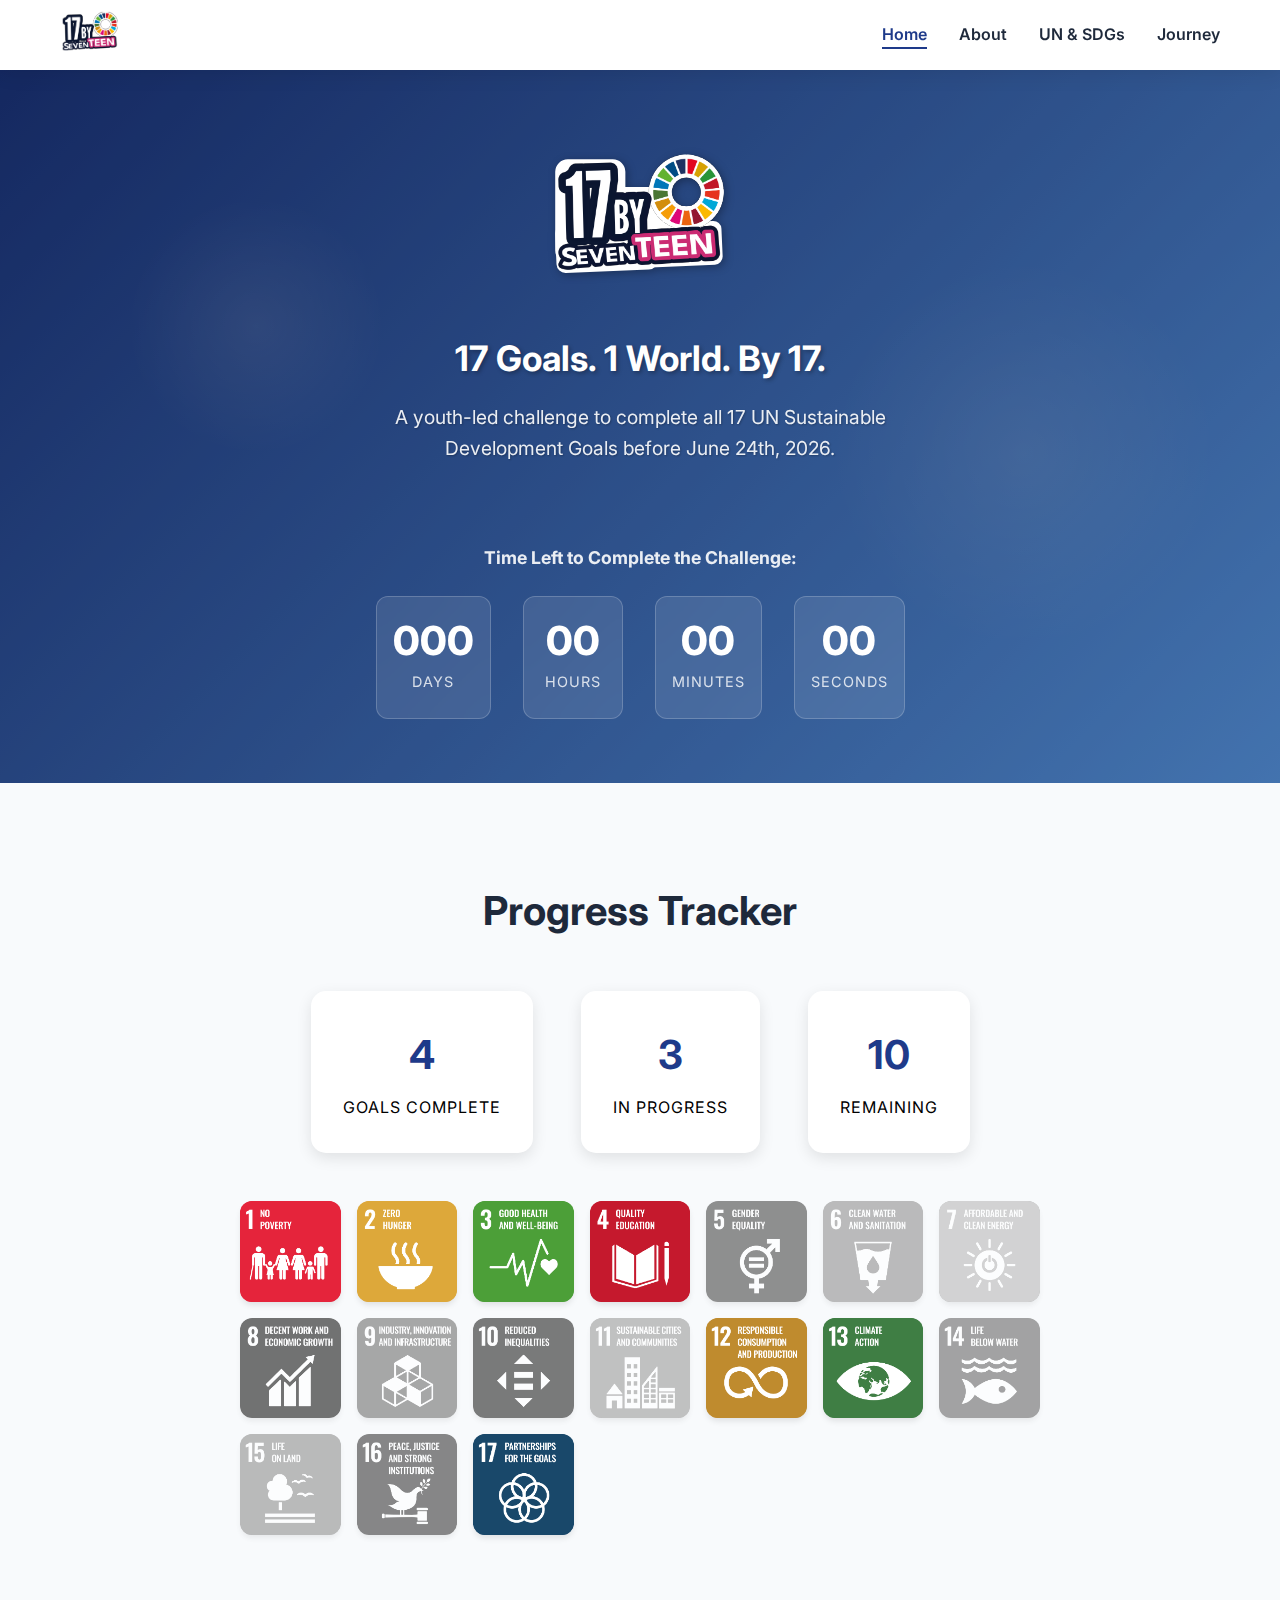
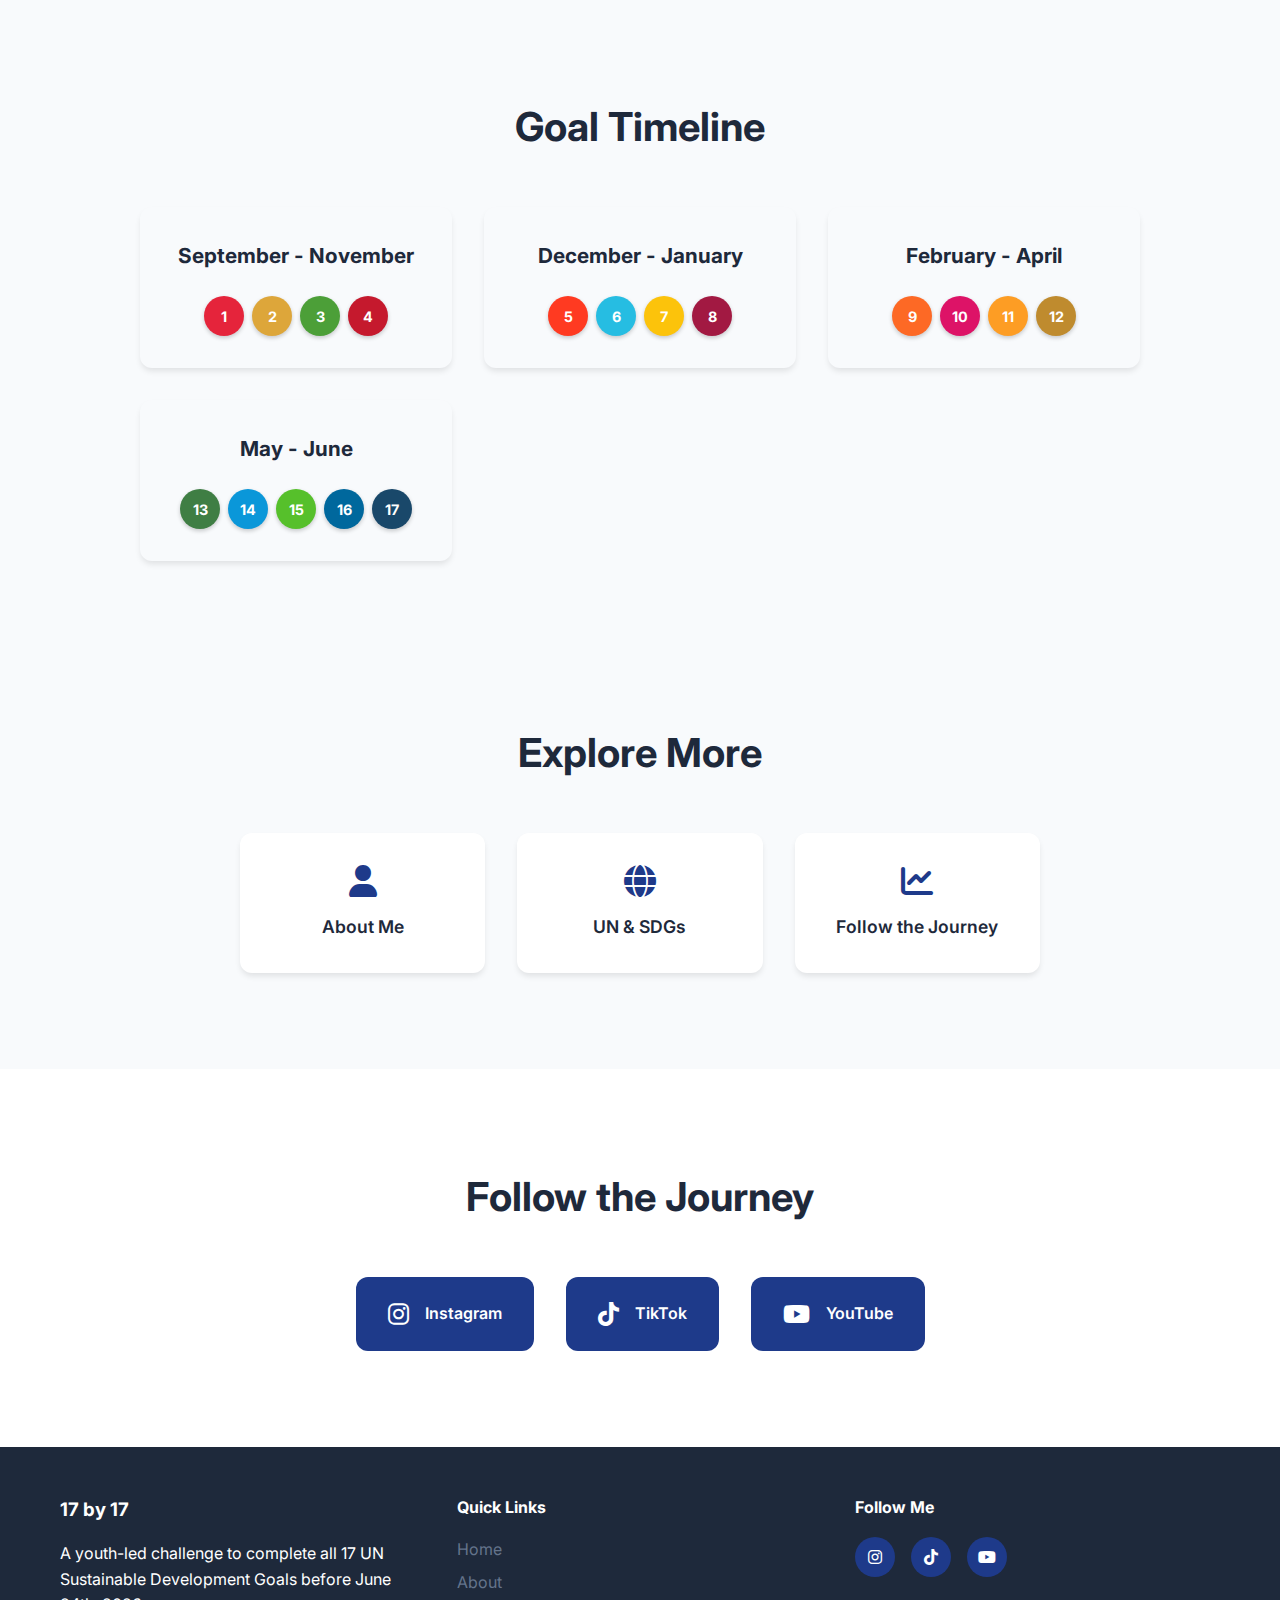
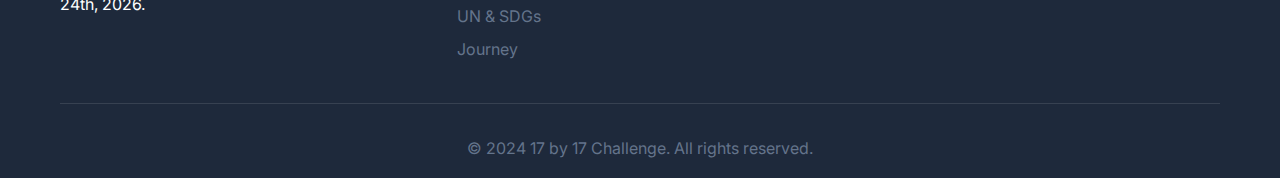
<file: index.html>
<!DOCTYPE html>
<html lang="en">
<head>
    <meta charset="UTF-8">
    <meta name="viewport" content="width=device-width, initial-scale=1.0">
    <title>17 by 17: 17 Global Goals. 1 Mission. By Age 17.</title>
    <link rel="stylesheet" href="styles.css">
    <link href="https://fonts.googleapis.com/css2?family=Inter:wght@300;400;600;700;800&display=swap" rel="stylesheet">
    <link rel="stylesheet" href="https://cdnjs.cloudflare.com/ajax/libs/font-awesome/6.0.0/css/all.min.css">
</head>
<body>
    <!-- Navigation -->
    <nav class="navbar">
        <div class="nav-container">
            <div class="nav-logo">
                <a href="index.html" class="logo-link">
                    <img src="images/17xSevenTeen_logo.svg" alt="17 by 17 Logo" class="header-logo">
                </a>
            </div>
            <ul class="nav-menu">
                <li class="nav-item">
                    <a href="index.html" class="nav-link active">Home</a>
                </li>
                <li class="nav-item">
                    <a href="about.html" class="nav-link">About</a>
                </li>
                <li class="nav-item">
                    <a href="sdgs.html" class="nav-link">UN & SDGs</a>
                </li>
                <li class="nav-item">
                    <a href="progress.html" class="nav-link">Journey</a>
                </li>
            </ul>
            <div class="hamburger">
                <span class="bar"></span>
                <span class="bar"></span>
                <span class="bar"></span>
            </div>
        </div>
    </nav>

    <!-- Hero Section -->
    <section class="hero">
        <div class="hero-background">
            <div class="hero-overlay"></div>
        </div>
        <div class="hero-content">
            <div class="hero-logo-container">
                <img src="images/17xSevenTeen_logo.svg" alt="17 by 17 Logo" class="hero-logo">
            </div>
            <h2 class="hero-subtitle">17 Goals. 1 World. By 17.</h2>
            <p class="hero-description">A youth-led challenge to complete all 17 UN Sustainable Development Goals before June 24th, 2026.</p>
            
            <!-- Countdown Timer -->
            <div class="countdown-container">
                <h3>Time Left to Complete the Challenge:</h3>
                <div class="countdown" id="countdown">
                    <div class="countdown-item">
                        <span class="countdown-number" id="days">000</span>
                        <span class="countdown-label">Days</span>
                    </div>
                    <div class="countdown-item">
                        <span class="countdown-number" id="hours">00</span>
                        <span class="countdown-label">Hours</span>
                    </div>
                    <div class="countdown-item">
                        <span class="countdown-number" id="minutes">00</span>
                        <span class="countdown-label">Minutes</span>
                    </div>
                    <div class="countdown-item">
                        <span class="countdown-number" id="seconds">00</span>
                        <span class="countdown-label">Seconds</span>
                    </div>
                </div>
            </div>
        </div>
    </section>

    <!-- SDG Progress Tracker -->
    <section class="sdg-tracker">
        <div class="container">
            <h2>Progress Tracker</h2>
            <div class="progress-stats">
                <div class="stat">
                    <span class="stat-number" id="completed-count">6</span>
                    <span class="stat-label">Goals Complete</span>
                </div>
                <div class="stat">
                    <span class="stat-number" id="in-progress-count">3</span>
                    <span class="stat-label">In Progress</span>
                </div>
                <div class="stat">
                    <span class="stat-number" id="remaining-count">8</span>
                    <span class="stat-label">Remaining</span>
                </div>
            </div>
            <div class="sdg-grid" id="sdg-grid">
                <!-- SDG squares will be generated by JavaScript -->
            </div>
        </div>
    </section>

    <!-- Goal Timeline -->
    <section class="timeline-section">
        <div class="container">
            <h2>Goal Timeline</h2>
            <div class="timeline-grid">
                <div class="timeline-card">
                    <h3>September - November</h3>
                    <div class="timeline-goals">
                        <span class="goal-badge" style="background: #E5243B;">1</span>
                        <span class="goal-badge" style="background: #DDA63A;">2</span>
                        <span class="goal-badge" style="background: #4C9F38;">3</span>
                        <span class="goal-badge" style="background: #C5192D;">4</span>
                    </div>
                </div>
                <div class="timeline-card">
                    <h3>December - January</h3>
                    <div class="timeline-goals">
                        <span class="goal-badge" style="background: #FF3A21;">5</span>
                        <span class="goal-badge" style="background: #26BDE2;">6</span>
                        <span class="goal-badge" style="background: #FCC30B;">7</span>
                        <span class="goal-badge" style="background: #A21942;">8</span>
                    </div>
                </div>
                <div class="timeline-card">
                    <h3>February - April</h3>
                    <div class="timeline-goals">
                        <span class="goal-badge" style="background: #FD6925;">9</span>
                        <span class="goal-badge" style="background: #DD1367;">10</span>
                        <span class="goal-badge" style="background: #FD9D24;">11</span>
                        <span class="goal-badge" style="background: #BF8B2E;">12</span>
                    </div>
                </div>
                <div class="timeline-card">
                    <h3>May - June</h3>
                    <div class="timeline-goals">
                        <span class="goal-badge" style="background: #3F7E44;">13</span>
                        <span class="goal-badge" style="background: #0A97D9;">14</span>
                        <span class="goal-badge" style="background: #56C02B;">15</span>
                        <span class="goal-badge" style="background: #00689D;">16</span>
                        <span class="goal-badge" style="background: #19486A;">17</span>
                    </div>
                </div>
            </div>
        </div>
    </section>

    <!-- Quick Navigation -->
    <section class="quick-nav">
        <div class="container">
            <h2>Explore More</h2>
            <div class="nav-buttons">
                <a href="about.html" class="nav-button">
                    <i class="fas fa-user"></i>
                    <span>About Me</span>
                </a>
                <a href="sdgs.html" class="nav-button">
                    <i class="fas fa-globe"></i>
                    <span>UN & SDGs</span>
                </a>
                <a href="progress.html" class="nav-button">
                    <i class="fas fa-chart-line"></i>
                    <span>Follow the Journey</span>
                </a>
            </div>
        </div>
    </section>

    <!-- Social Media -->
    <section class="social-section">
        <div class="container">
            <h2>Follow the Journey</h2>
            <div class="social-links">
                <a href="https://www.instagram.com/17_by17?igsh=MTBseWhzeXhnbGRjZg%3D%3D&utm_source=qr" class="social-link" target="_blank" rel="noopener noreferrer">
                    <i class="fab fa-instagram"></i>
                    <span>Instagram</span>
                </a>
                <a href="https://www.tiktok.com/@17by17?_t=ZM-8zcbRnrzNXa&_r=1" class="social-link" target="_blank" rel="noopener noreferrer">
                    <i class="fab fa-tiktok"></i>
                    <span>TikTok</span>
                </a>
                <a href="https://www.youtube.com/@17by17" class="social-link" target="_blank" rel="noopener noreferrer">
                    <i class="fab fa-youtube"></i>
                    <span>YouTube</span>
                </a>
            </div>
        </div>
    </section>

    <!-- Footer -->
    <footer class="footer">
        <div class="container">
            <div class="footer-content">
                <div class="footer-section">
                    <h3>17 by 17</h3>
                    <p>A youth-led challenge to complete all 17 UN Sustainable Development Goals before June 24th, 2026.</p>
                </div>
                <div class="footer-section">
                    <h4>Quick Links</h4>
                    <ul>
                        <li><a href="index.html">Home</a></li>
                        <li><a href="about.html">About</a></li>
                        <li><a href="sdgs.html">UN & SDGs</a></li>
                        <li><a href="progress.html">Journey</a></li>
                    </ul>
                </div>
                <div class="footer-section">
                    <h4>Follow Me</h4>
                    <div class="footer-social">
                        <a href="https://www.instagram.com/17_by17?igsh=MTBseWhzeXhnbGRjZg%3D%3D&utm_source=qr" target="_blank" rel="noopener noreferrer"><i class="fab fa-instagram"></i></a>
                        <a href="https://www.tiktok.com/@17by17?_t=ZM-8zcbRnrzNXa&_r=1" target="_blank" rel="noopener noreferrer"><i class="fab fa-tiktok"></i></a>
                        <a href="https://www.youtube.com/@17by17" target="_blank" rel="noopener noreferrer"><i class="fab fa-youtube"></i></a>
                    </div>
                </div>
            </div>
            <div class="footer-bottom">
                <p>&copy; 2024 17 by 17 Challenge. All rights reserved.</p>
            </div>
        </div>
    </footer>

    <!-- SDG Modal -->
    <div class="modal" id="sdgModal">
        <div class="modal-content">
            <span class="close">&times;</span>
            <div class="modal-header">
                <h2 id="modal-title">SDG Title</h2>
            </div>
            <div class="modal-body">
                <p id="modal-description">SDG Description</p>
                <div id="modal-progress">
                    <span class="progress-status" id="modal-status">Status</span>
                </div>
                <div id="modal-content">
                    <p id="modal-details">Progress details will appear here.</p>
                </div>
            </div>
        </div>
    </div>

    <script src="script.js"></script>
</body>
</html>
</file>
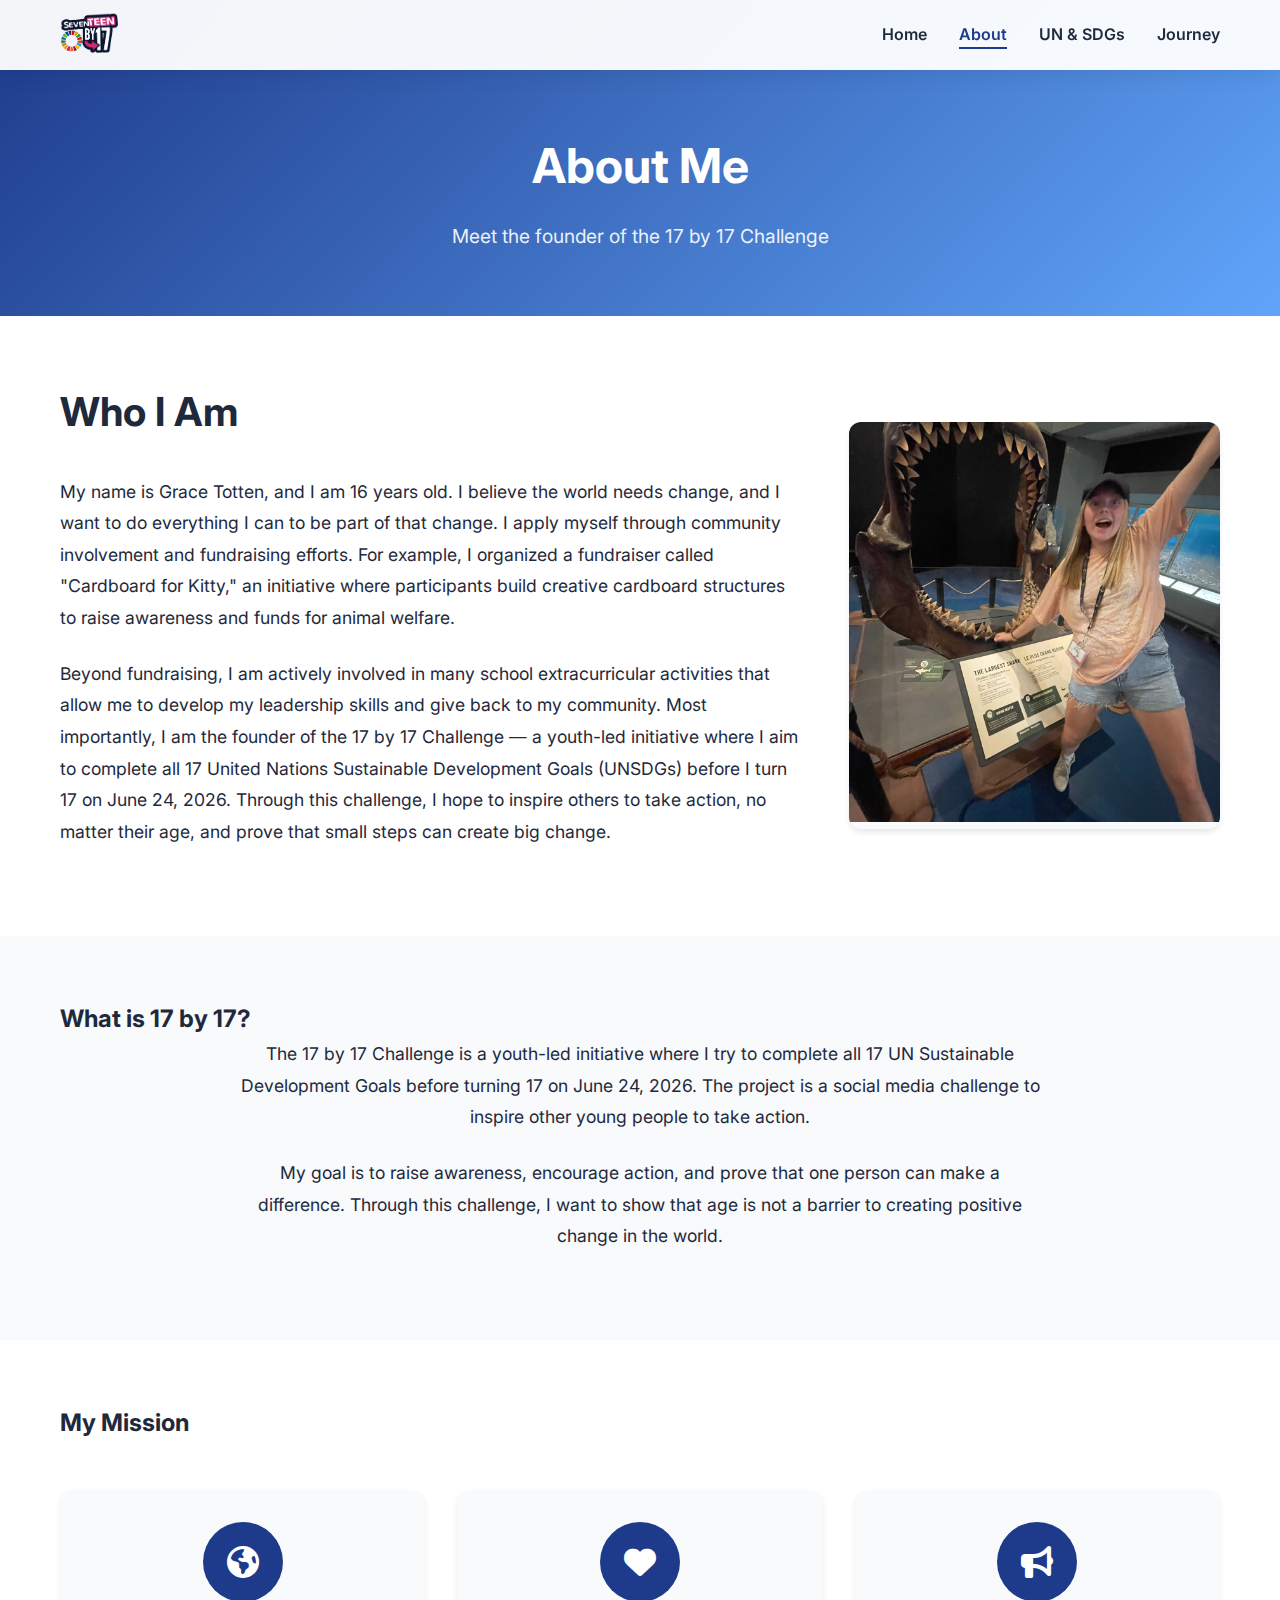
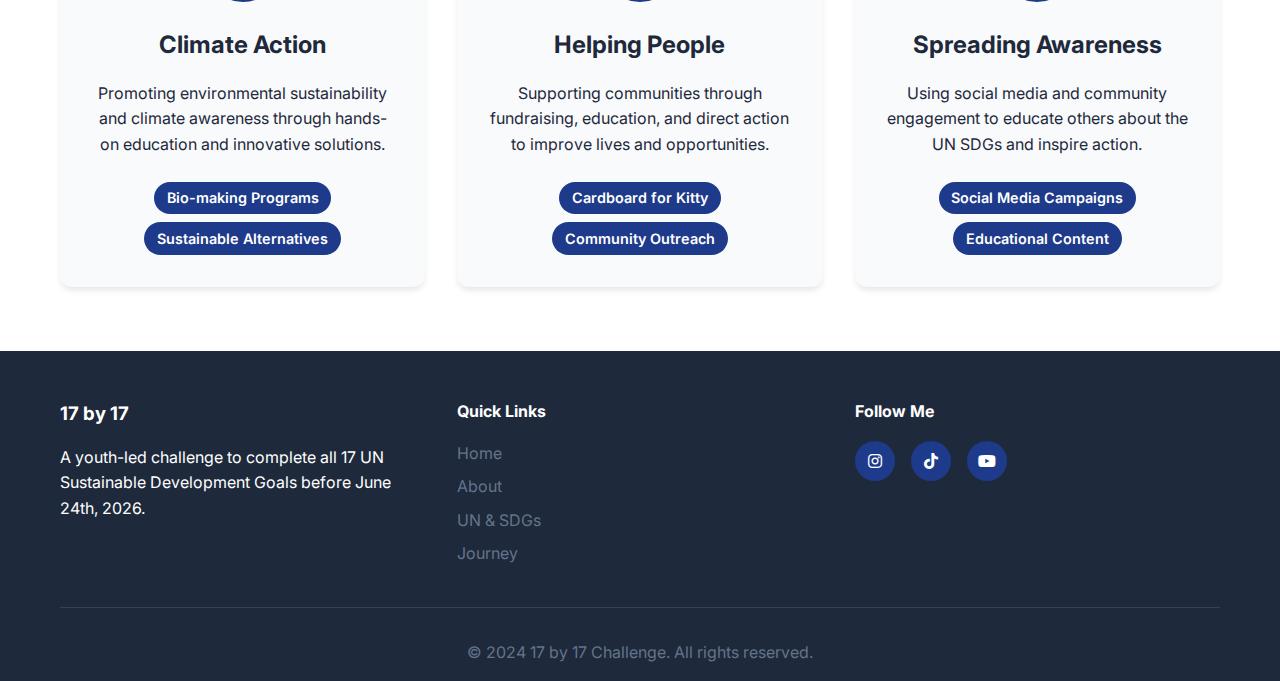
<file: about.html>
<!DOCTYPE html>
<html lang="en">
<head>
    <meta charset="UTF-8">
    <meta name="viewport" content="width=device-width, initial-scale=1.0">
    <title>About Me - 17 by 17 Challenge</title>
    <link rel="stylesheet" href="styles.css">
    <link href="https://fonts.googleapis.com/css2?family=Inter:wght@300;400;600;700;800&display=swap" rel="stylesheet">
    <link rel="stylesheet" href="https://cdnjs.cloudflare.com/ajax/libs/font-awesome/6.0.0/css/all.min.css">
</head>
<body>
    <!-- Navigation -->
    <nav class="navbar">
        <div class="nav-container">
            <div class="nav-logo">
                <a href="index.html" class="logo-link">
                    <img src="images/logo.svg" alt="17 by 17 Logo" class="header-logo">
                </a>
            </div>
            <ul class="nav-menu">
                <li class="nav-item">
                    <a href="index.html" class="nav-link">Home</a>
                </li>
                <li class="nav-item">
                    <a href="about.html" class="nav-link active">About</a>
                </li>
                <li class="nav-item">
                    <a href="sdgs.html" class="nav-link">UN & SDGs</a>
                </li>
                <li class="nav-item">
                    <a href="progress.html" class="nav-link">Journey</a>
                </li>
            </ul>
            <div class="hamburger">
                <span class="bar"></span>
                <span class="bar"></span>
                <span class="bar"></span>
            </div>
        </div>
    </nav>

    <!-- About Hero Section -->
    <section class="about-hero">
        <div class="container">
            <div class="about-content">
                <h1>About Me</h1>
                <p class="about-subtitle">Meet the founder of the 17 by 17 Challenge</p>
            </div>
        </div>
    </section>

    <!-- Who I Am Section -->
    <section class="who-i-am">
        <div class="container">
            <div class="content-grid">
                <div class="text-content">
                    <h2>Who I Am</h2>
                    <p>My name is Grace Totten, and I am 16 years old. I believe the world needs change, and I want to do everything I can to be part of that change. I apply myself through community involvement and fundraising efforts. For example, I organized a fundraiser called "Cardboard for Kitty," an initiative where participants build creative cardboard structures to raise awareness and funds for animal welfare.</p>
                    
                    <p>Beyond fundraising, I am actively involved in many school extracurricular activities that allow me to develop my leadership skills and give back to my community. Most importantly, I am the founder of the 17 by 17 Challenge — a youth-led initiative where I aim to complete all 17 United Nations Sustainable Development Goals (UNSDGs) before I turn 17 on June 24, 2026. Through this challenge, I hope to inspire others to take action, no matter their age, and prove that small steps can create big change.</p>
                </div>
                <div class="image-content">
                    <div class="profile-image-container">
                        <img src="images/grace-photo.jpg" alt="Grace Totten - Founder of 17 by 17 Challenge" class="profile-image">
                    </div>
                </div>
            </div>
        </div>
    </section>

    <!-- What is 17 by 17 Section -->
    <section class="what-is-17by17">
        <div class="container">
            <h2>What is 17 by 17?</h2>
            <div class="challenge-description">
                <p>The 17 by 17 Challenge is a youth-led initiative where I try to complete all 17 UN Sustainable Development Goals before turning 17 on June 24, 2026. The project is a social media challenge to inspire other young people to take action.</p>
                
                <p>My goal is to raise awareness, encourage action, and prove that one person can make a difference. Through this challenge, I want to show that age is not a barrier to creating positive change in the world.</p>
            </div>
        </div>
    </section>

    <!-- My Mission Section -->
    <section class="my-mission">
        <div class="container">
            <h2>My Mission</h2>
            <div class="mission-grid">
                <div class="mission-item">
                    <div class="mission-icon">
                        <i class="fas fa-globe-americas"></i>
                    </div>
                    <h3>Climate Action</h3>
                    <p>Promoting environmental sustainability and climate awareness through hands-on education and innovative solutions.</p>
                    <div class="mission-examples">
                        <span class="example-tag">Bio-making Programs</span>
                        <span class="example-tag">Sustainable Alternatives</span>
                    </div>
                </div>
                <div class="mission-item">
                    <div class="mission-icon">
                        <i class="fas fa-heart"></i>
                    </div>
                    <h3>Helping People</h3>
                    <p>Supporting communities through fundraising, education, and direct action to improve lives and opportunities.</p>
                    <div class="mission-examples">
                        <span class="example-tag">Cardboard for Kitty</span>
                        <span class="example-tag">Community Outreach</span>
                    </div>
                </div>
                <div class="mission-item">
                    <div class="mission-icon">
                        <i class="fas fa-bullhorn"></i>
                    </div>
                    <h3>Spreading Awareness</h3>
                    <p>Using social media and community engagement to educate others about the UN SDGs and inspire action.</p>
                    <div class="mission-examples">
                        <span class="example-tag">Social Media Campaigns</span>
                        <span class="example-tag">Educational Content</span>
                    </div>
                </div>
            </div>
        </div>
    </section>

    <!-- Footer -->
    <footer class="footer">
        <div class="container">
            <div class="footer-content">
                <div class="footer-section">
                    <h3>17 by 17</h3>
                    <p>A youth-led challenge to complete all 17 UN Sustainable Development Goals before June 24th, 2026.</p>
                </div>
                <div class="footer-section">
                    <h4>Quick Links</h4>
                    <ul>
                        <li><a href="index.html">Home</a></li>
                        <li><a href="about.html">About</a></li>
                        <li><a href="sdgs.html">UN & SDGs</a></li>
                        <li><a href="progress.html">Journey</a></li>
                    </ul>
                </div>
                <div class="footer-section">
                    <h4>Follow Me</h4>
                    <div class="footer-social">
                        <a href="https://www.instagram.com/17_by17?igsh=MTBseWhzeXhnbGRjZg%3D%3D&utm_source=qr" target="_blank" rel="noopener noreferrer"><i class="fab fa-instagram"></i></a>
                        <a href="https://www.tiktok.com/@17by17?_t=ZM-8zcbRnrzNXa&_r=1" target="_blank" rel="noopener noreferrer"><i class="fab fa-tiktok"></i></a>
                        <a href="https://www.youtube.com/@17by17" target="_blank" rel="noopener noreferrer"><i class="fab fa-youtube"></i></a>
                    </div>
                </div>
            </div>
            <div class="footer-bottom">
                <p>&copy; 2024 17 by 17 Challenge. All rights reserved.</p>
            </div>
        </div>
    </footer>

    <script src="script.js"></script>
</body>
</html>
</file>
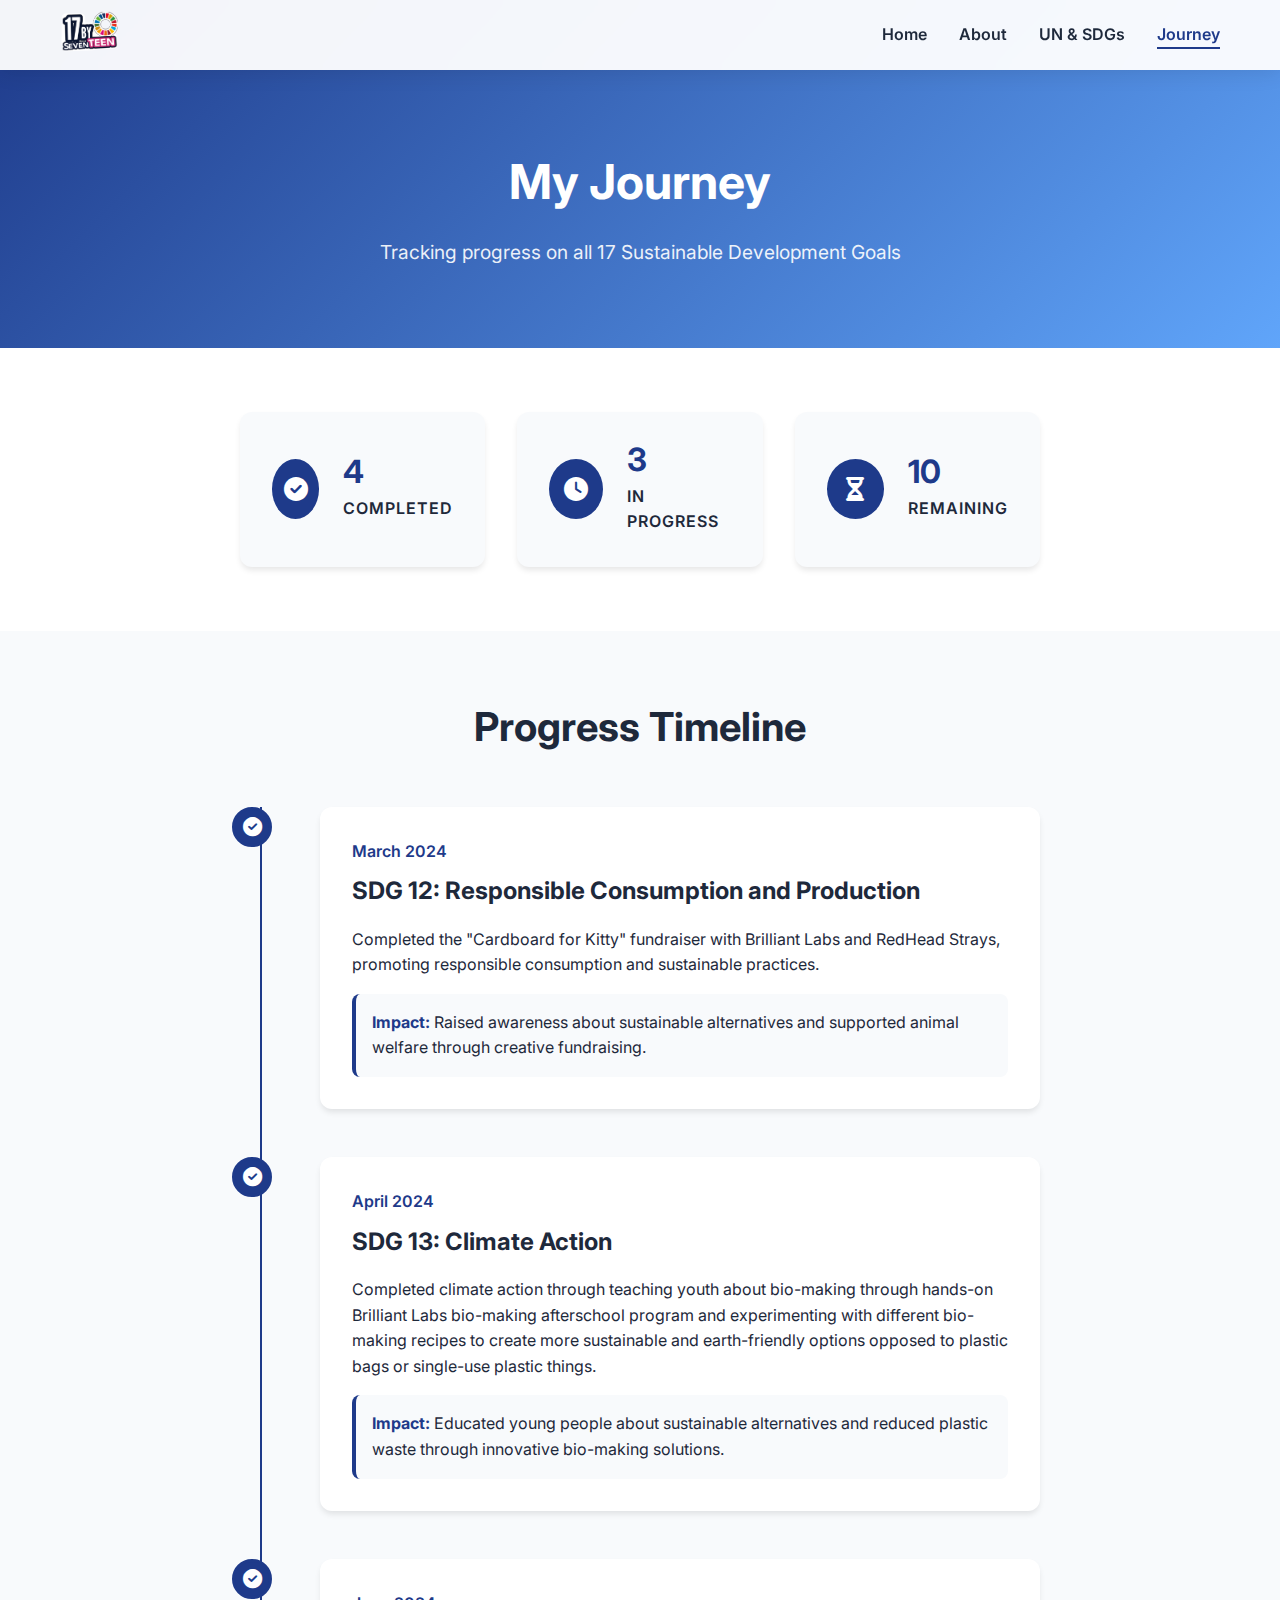
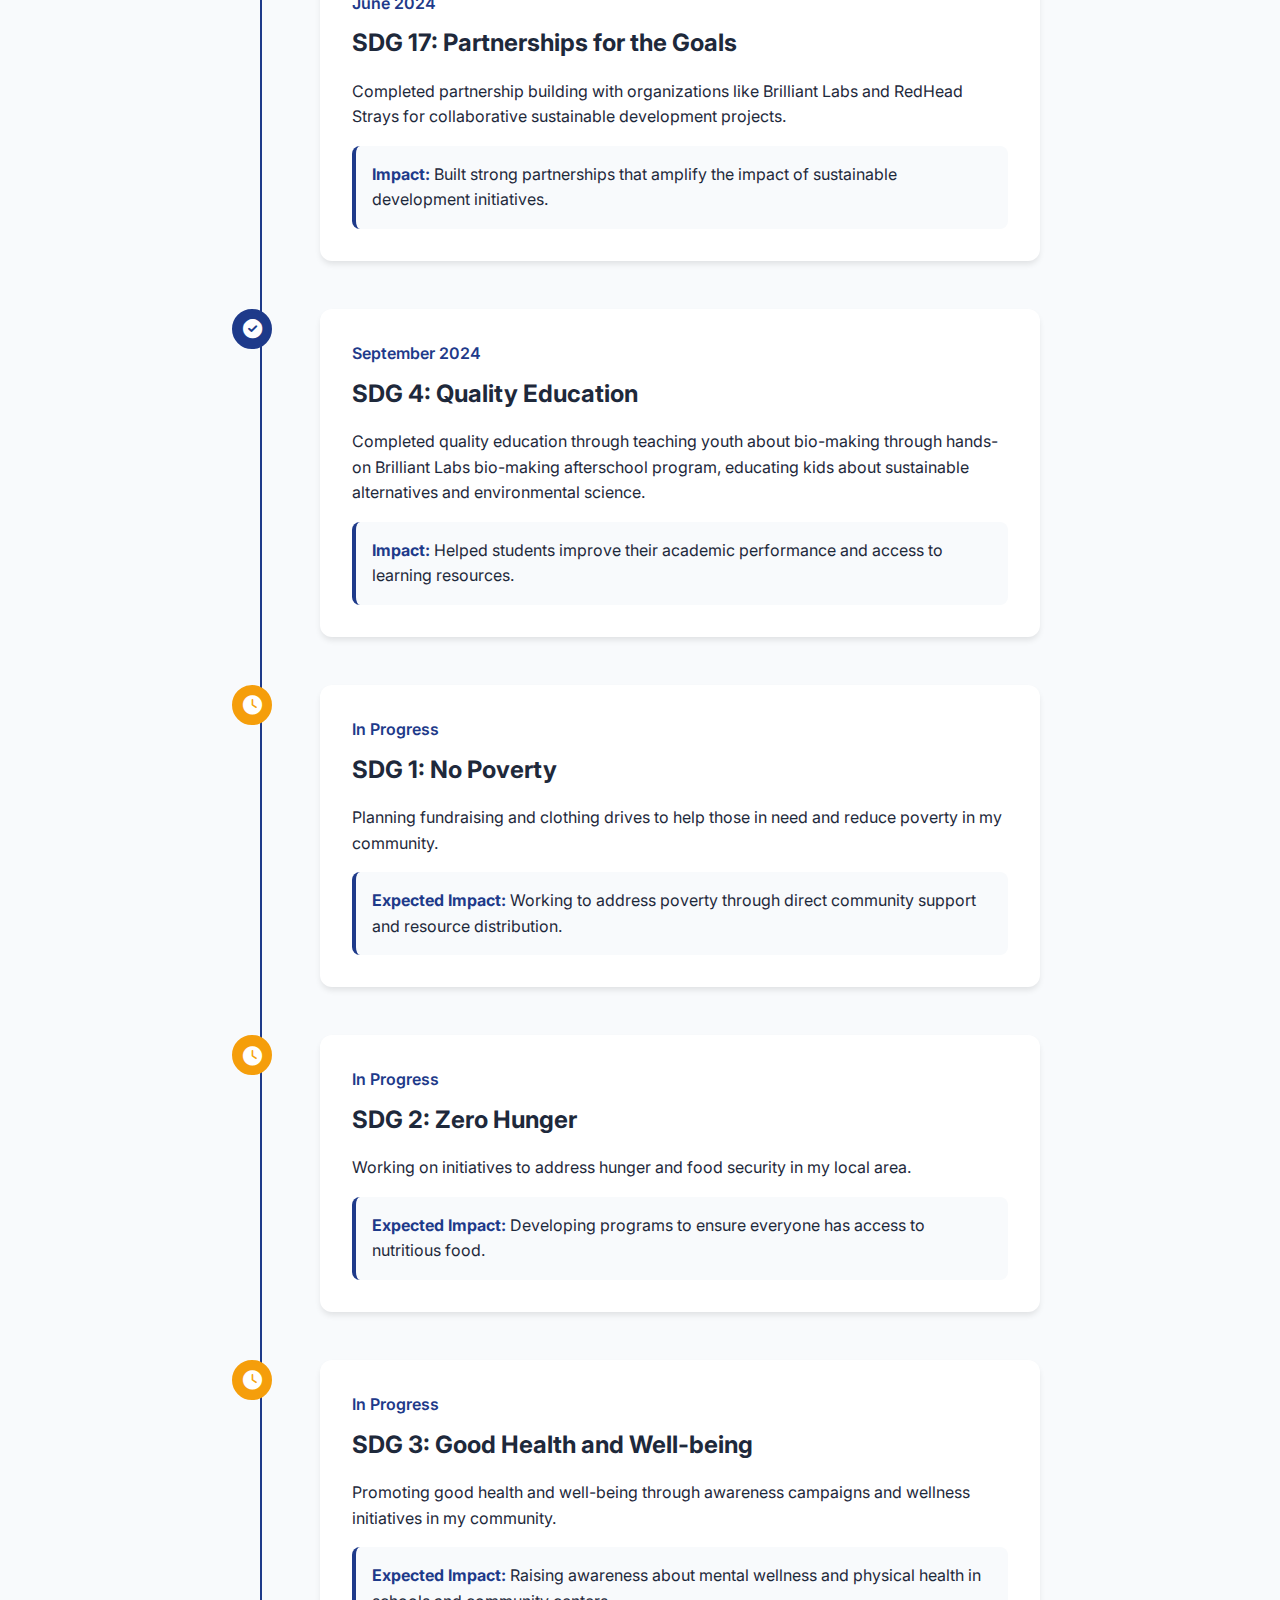
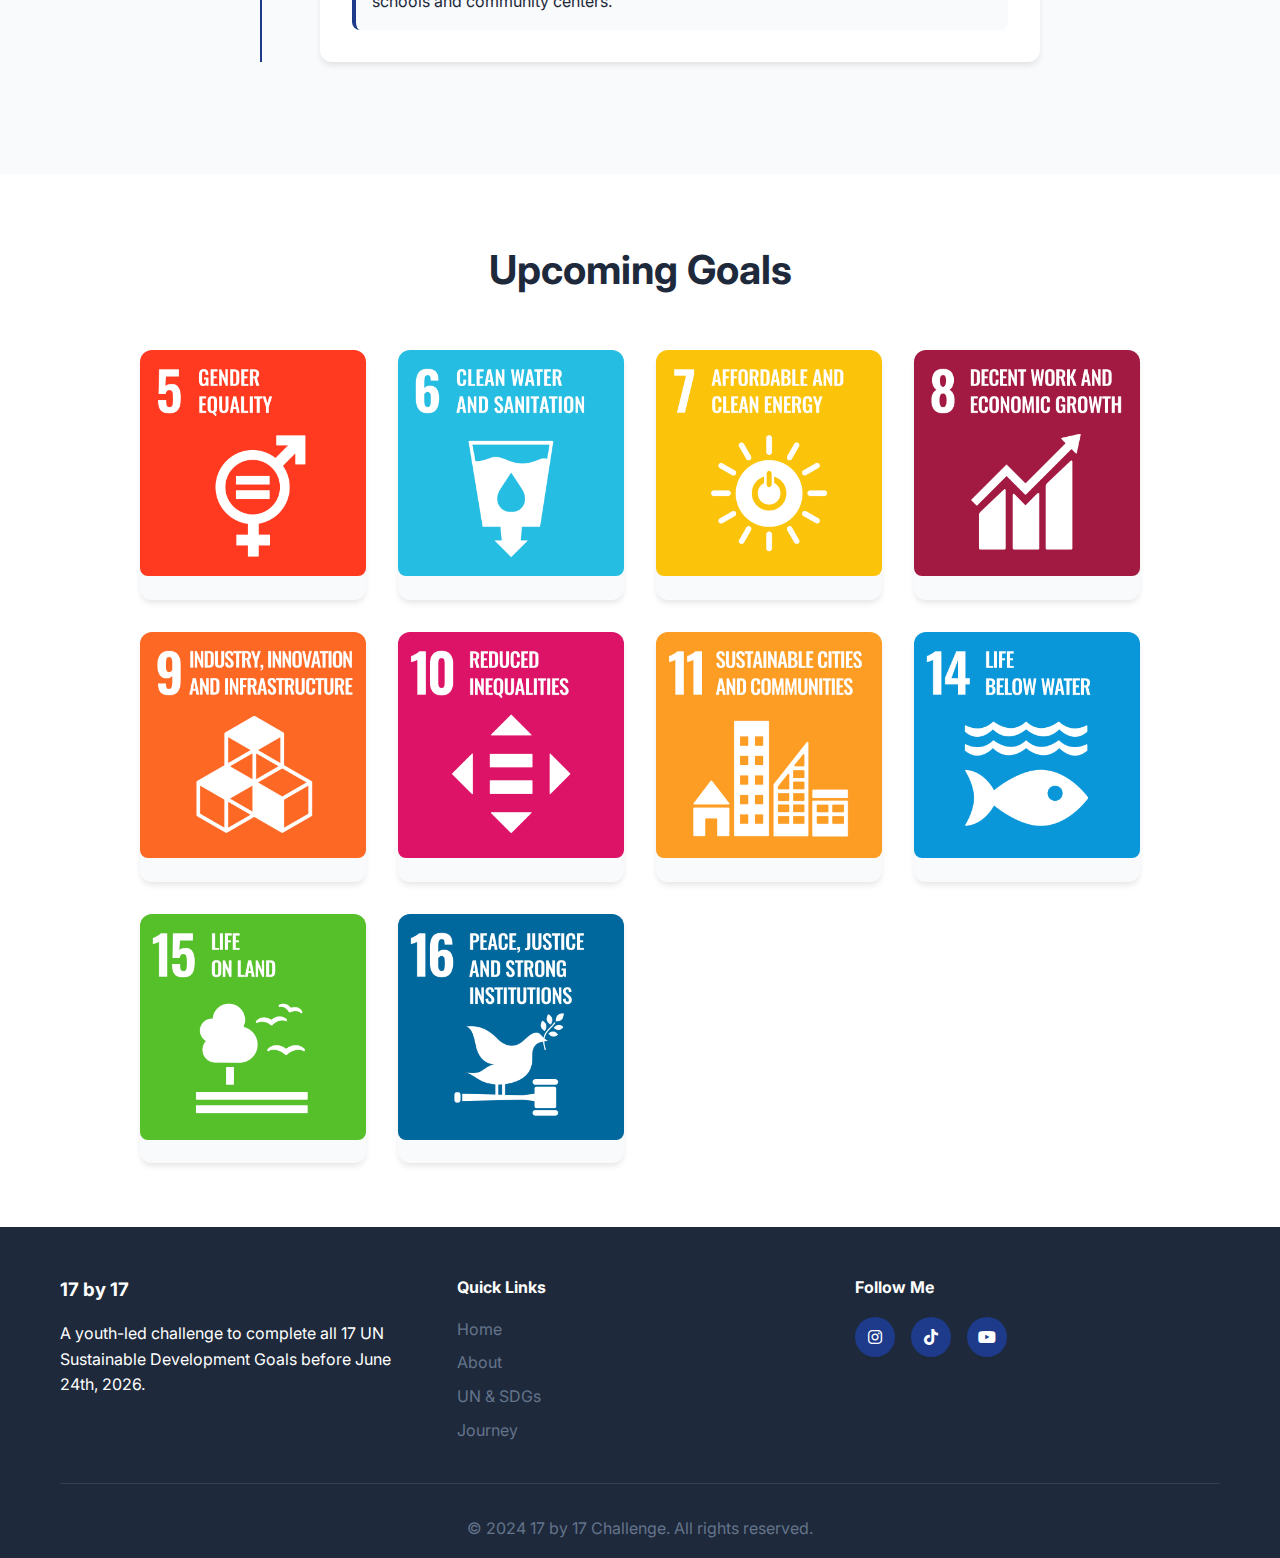
<file: progress.html>
<!DOCTYPE html>
<html lang="en">
<head>
    <meta charset="UTF-8">
    <meta name="viewport" content="width=device-width, initial-scale=1.0">
    <title>My Journey - 17 by 17 Challenge</title>
    <link rel="stylesheet" href="styles.css">
    <link href="https://fonts.googleapis.com/css2?family=Inter:wght@300;400;600;700;800&display=swap" rel="stylesheet">
    <link rel="stylesheet" href="https://cdnjs.cloudflare.com/ajax/libs/font-awesome/6.0.0/css/all.min.css">
</head>
<body>
    <!-- Navigation -->
    <nav class="navbar">
        <div class="nav-container">
            <div class="nav-logo">
                <a href="index.html" class="logo-link">
                    <img src="images/17xSevenTeen_logo.svg" alt="17 by 17 Logo" class="header-logo">
                </a>
            </div>
            <ul class="nav-menu">
                <li class="nav-item">
                    <a href="index.html" class="nav-link">Home</a>
                </li>
                <li class="nav-item">
                    <a href="about.html" class="nav-link">About</a>
                </li>
                <li class="nav-item">
                    <a href="sdgs.html" class="nav-link">UN & SDGs</a>
                </li>
                <li class="nav-item">
                    <a href="progress.html" class="nav-link active">Journey</a>
                </li>
            </ul>
            <div class="hamburger">
                <span class="bar"></span>
                <span class="bar"></span>
                <span class="bar"></span>
            </div>
        </div>
    </nav>

    <!-- Journey Hero Section -->
    <section class="journey-hero">
        <div class="container">
            <div class="hero-content">
                <h1>My Journey</h1>
                <p class="journey-subtitle">Tracking progress on all 17 Sustainable Development Goals</p>
            </div>
        </div>
    </section>

    <!-- Journey Stats Section -->
    <section class="journey-stats">
        <div class="container">
            <div class="stats-grid">
                <div class="stat-card">
                    <div class="stat-icon">
                        <i class="fas fa-check-circle"></i>
                    </div>
                    <div class="stat-content">
                        <span class="stat-number" id="completed-count">4</span>
                        <span class="stat-label">Completed</span>
                    </div>
                </div>
                <div class="stat-card">
                    <div class="stat-icon">
                        <i class="fas fa-clock"></i>
                    </div>
                    <div class="stat-content">
                        <span class="stat-number" id="in-progress-count">3</span>
                        <span class="stat-label">In Progress</span>
                    </div>
                </div>
                <div class="stat-card">
                    <div class="stat-icon">
                        <i class="fas fa-hourglass-half"></i>
                    </div>
                    <div class="stat-content">
                        <span class="stat-number" id="remaining-count">10</span>
                        <span class="stat-label">Remaining</span>
                    </div>
                </div>
            </div>
        </div>
    </section>

    <!-- Timeline Section -->
    <section class="timeline-section">
        <div class="container">
            <h2>Progress Timeline</h2>
            <div class="timeline-container">
                <div class="timeline" id="progress-timeline">
                    <!-- Timeline items will be generated by JavaScript -->
                </div>
            </div>
        </div>
    </section>

    <!-- Upcoming Goals Section -->
    <section class="upcoming-section">
        <div class="container">
            <h2>Upcoming Goals</h2>
            <div class="upcoming-grid" id="upcoming-goals">
                <!-- Upcoming goals will be generated by JavaScript -->
            </div>
        </div>
    </section>

    <!-- Footer -->
    <footer class="footer">
        <div class="container">
            <div class="footer-content">
                <div class="footer-section">
                    <h3>17 by 17</h3>
                    <p>A youth-led challenge to complete all 17 UN Sustainable Development Goals before June 24th, 2026.</p>
                </div>
                <div class="footer-section">
                    <h4>Quick Links</h4>
                    <ul>
                        <li><a href="index.html">Home</a></li>
                        <li><a href="about.html">About</a></li>
                        <li><a href="sdgs.html">UN & SDGs</a></li>
                        <li><a href="progress.html">Journey</a></li>
                    </ul>
                </div>
                <div class="footer-section">
                    <h4>Follow Me</h4>
                    <div class="footer-social">
                        <a href="https://www.instagram.com/17_by17?igsh=MTBseWhzeXhnbGRjZg%3D%3D&utm_source=qr" target="_blank" rel="noopener noreferrer"><i class="fab fa-instagram"></i></a>
                        <a href="https://www.tiktok.com/@17by17?_t=ZM-8zcbRnrzNXa&_r=1" target="_blank" rel="noopener noreferrer"><i class="fab fa-tiktok"></i></a>
                        <a href="https://www.youtube.com/@17by17" target="_blank" rel="noopener noreferrer"><i class="fab fa-youtube"></i></a>
                    </div>
                </div>
            </div>
            <div class="footer-bottom">
                <p>&copy; 2024 17 by 17 Challenge. All rights reserved.</p>
            </div>
        </div>
    </footer>

    <script src="script.js"></script>
    <script src="progress.js"></script>
</body>
</html>
</file>
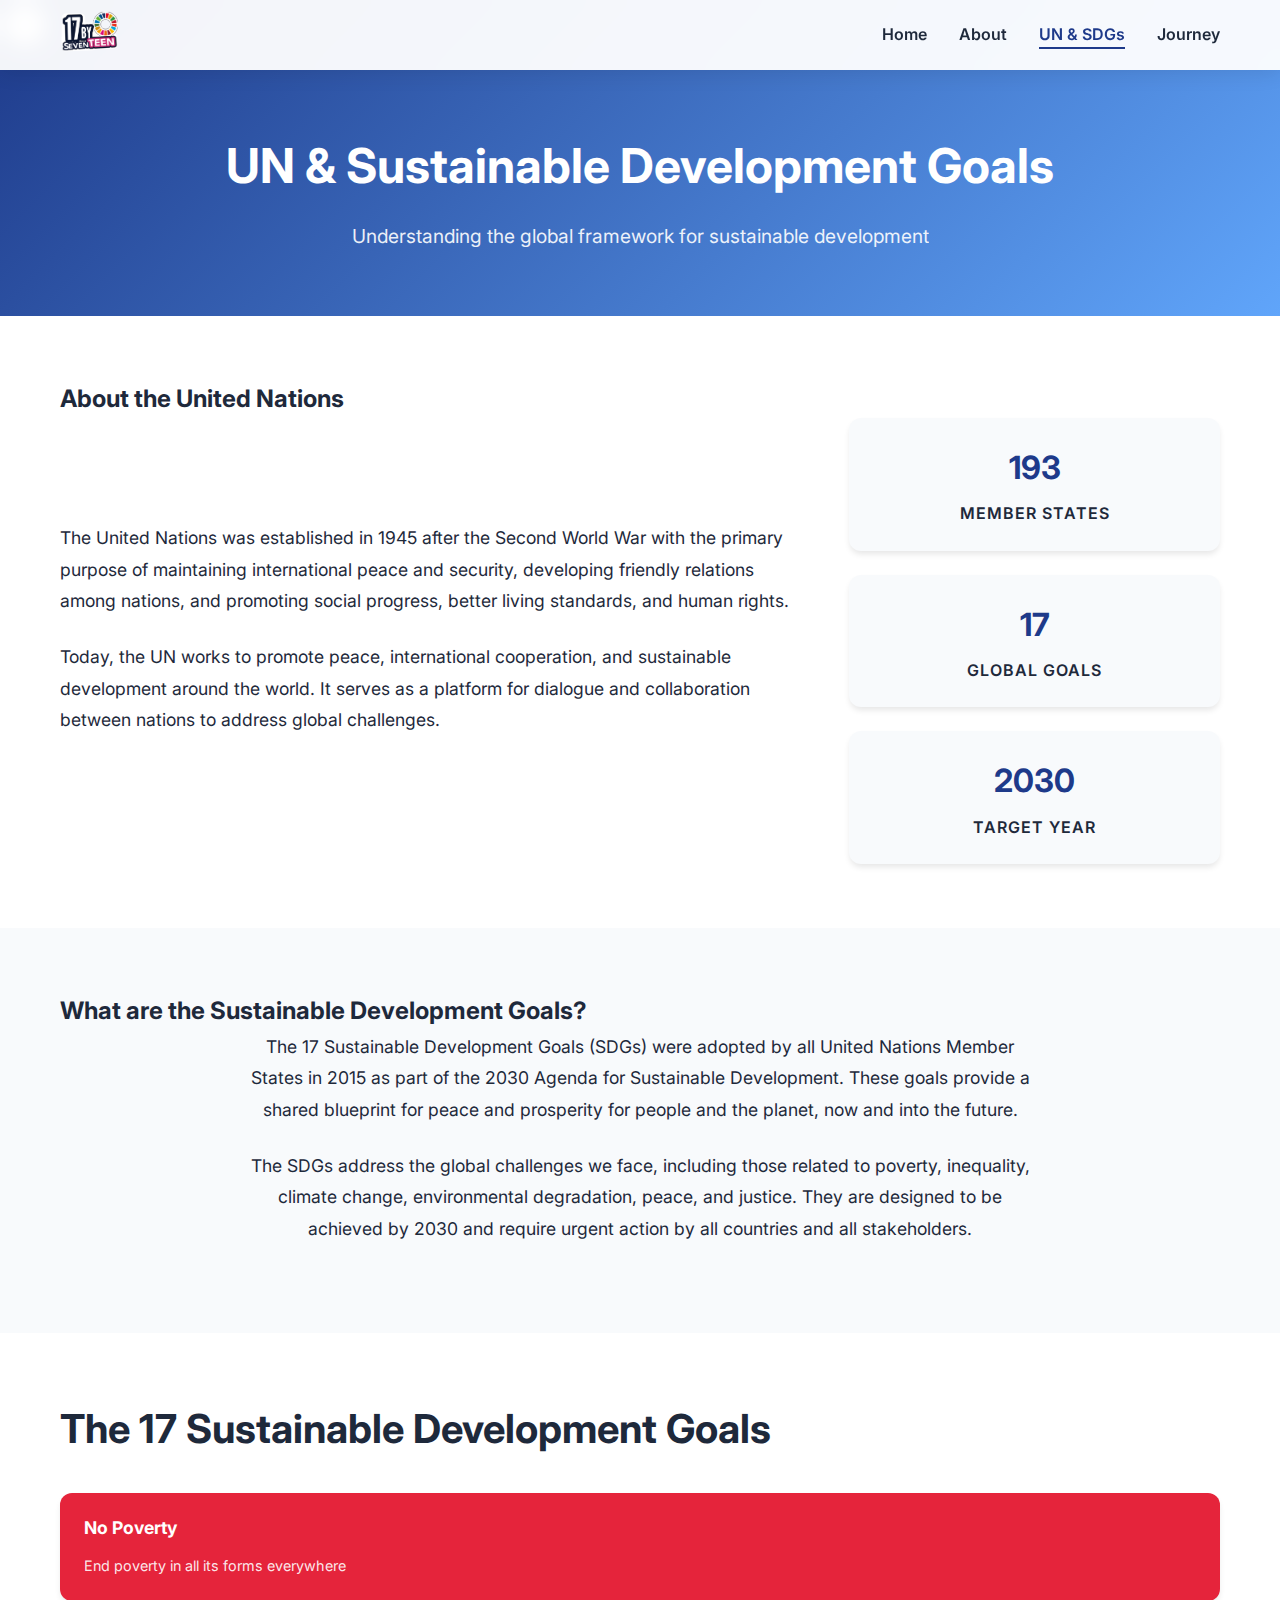
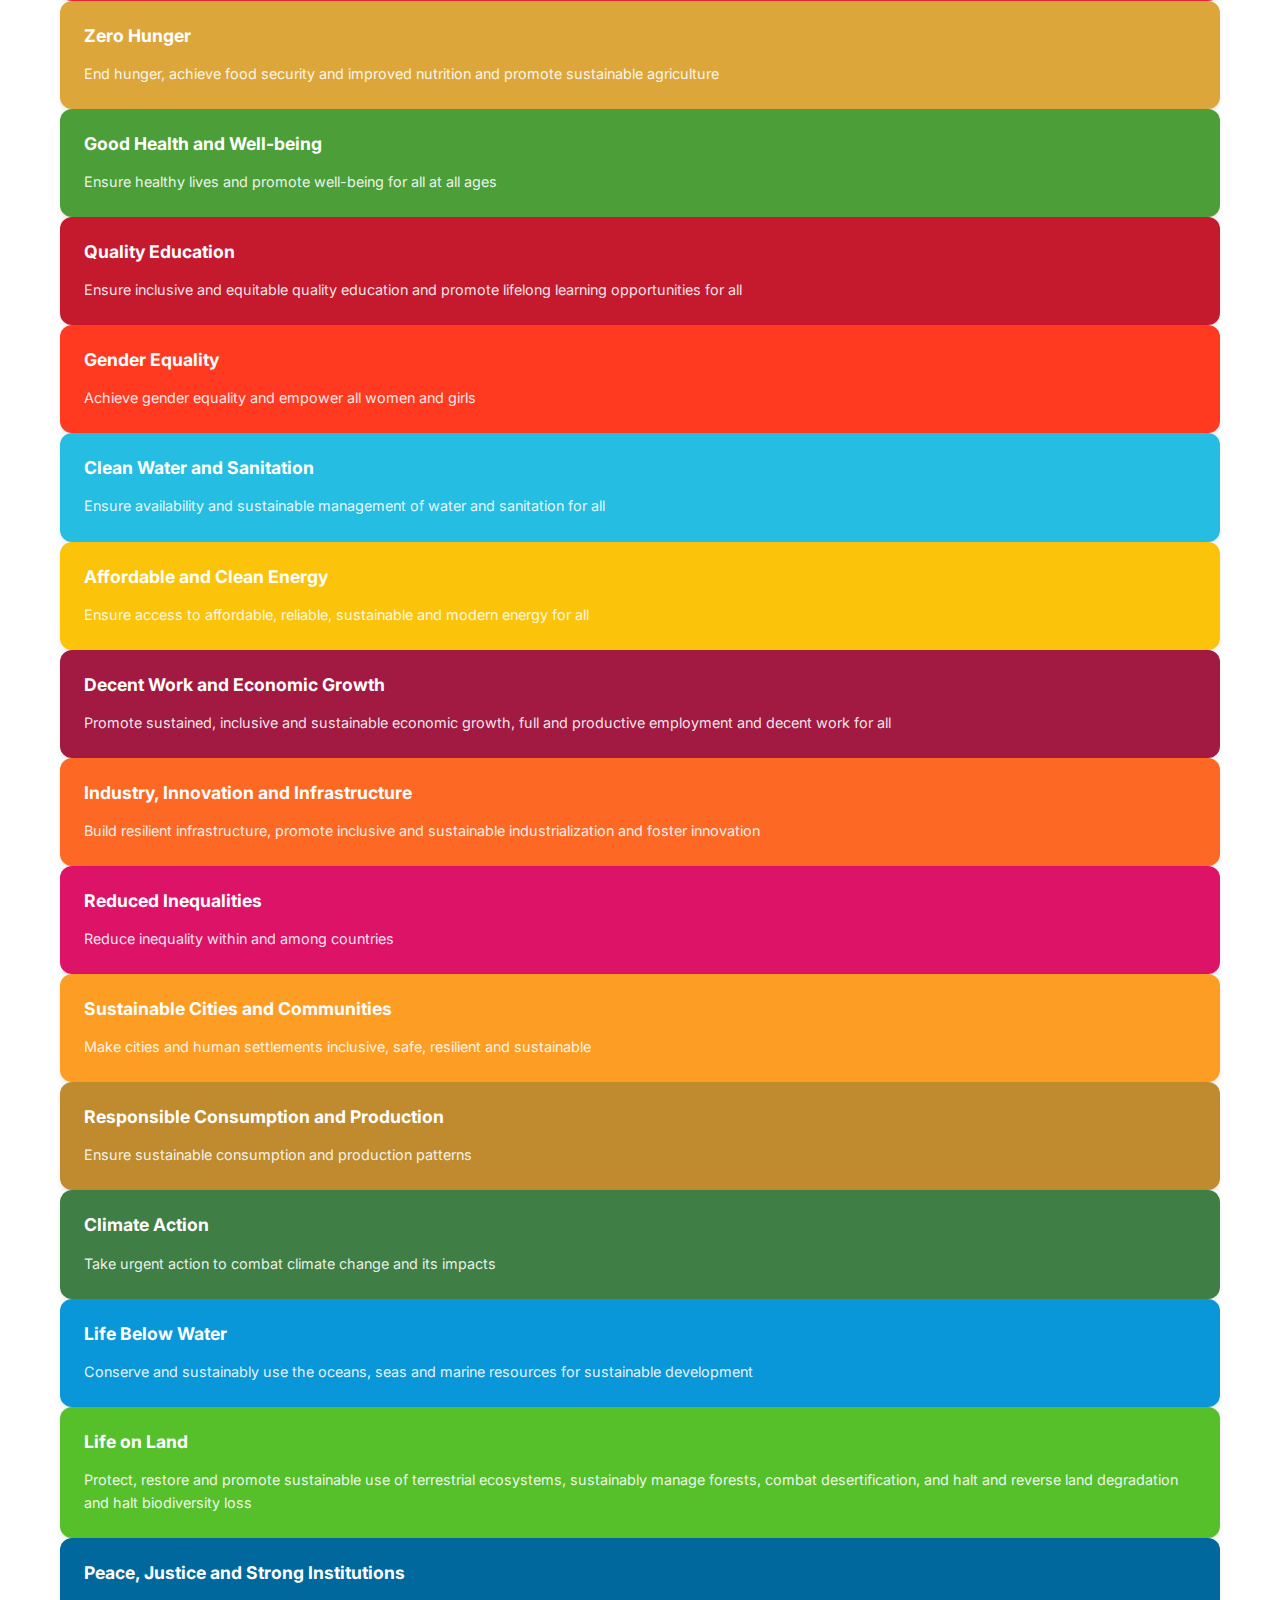
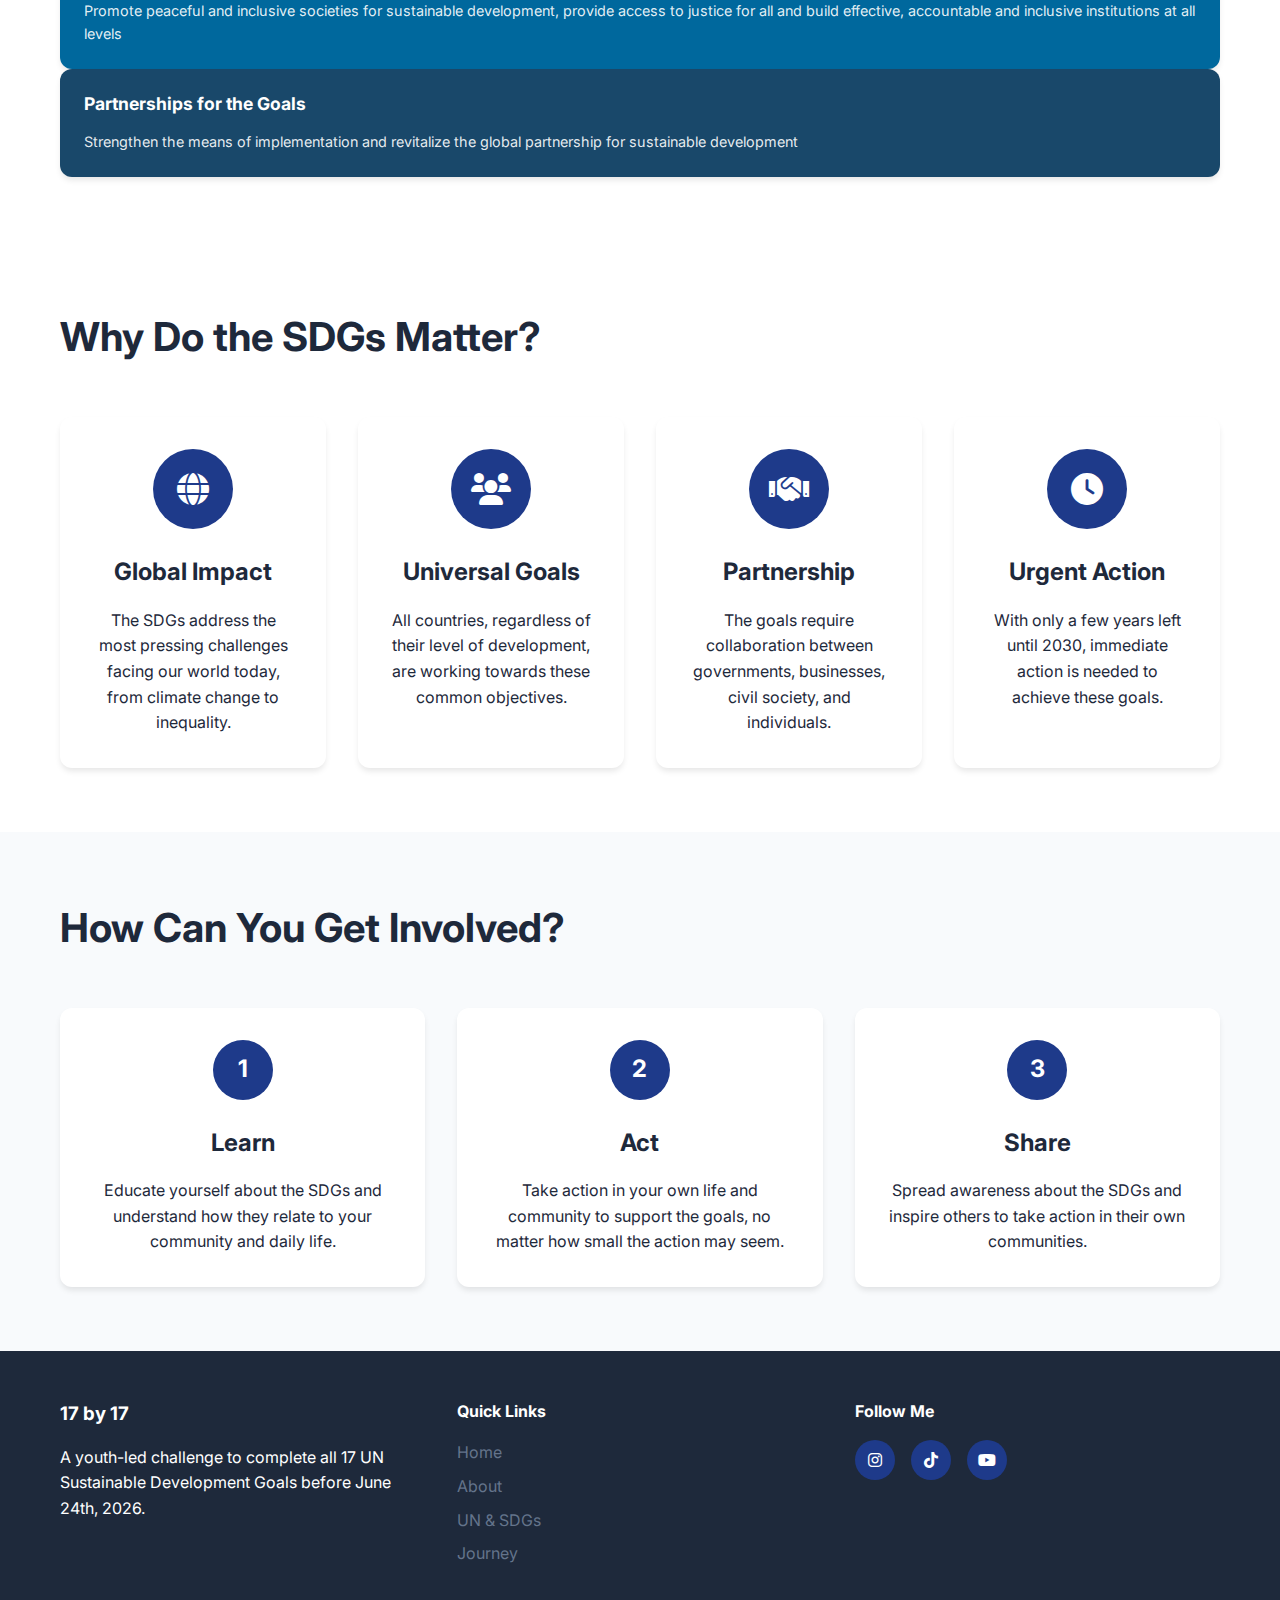
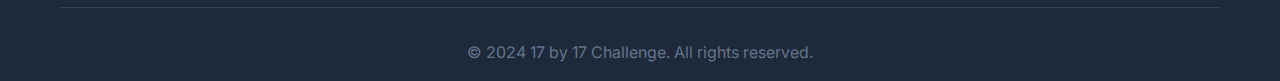
<file: sdgs.html>
<!DOCTYPE html>
<html lang="en">
<head>
    <meta charset="UTF-8">
    <meta name="viewport" content="width=device-width, initial-scale=1.0">
    <title>UN & SDGs - 17 by 17 Challenge</title>
    <link rel="stylesheet" href="styles.css">
    <link href="https://fonts.googleapis.com/css2?family=Inter:wght@300;400;600;700;800&display=swap" rel="stylesheet">
    <link rel="stylesheet" href="https://cdnjs.cloudflare.com/ajax/libs/font-awesome/6.0.0/css/all.min.css">
</head>
<body>
    <!-- Navigation -->
    <nav class="navbar">
        <div class="nav-container">
            <div class="nav-logo">
                <a href="index.html" class="logo-link">
                    <img src="images/17xSevenTeen_logo.svg" alt="17 by 17 Logo" class="header-logo">
                </a>
            </div>
            <ul class="nav-menu">
                <li class="nav-item">
                    <a href="index.html" class="nav-link">Home</a>
                </li>
                <li class="nav-item">
                    <a href="about.html" class="nav-link">About</a>
                </li>
                <li class="nav-item">
                    <a href="sdgs.html" class="nav-link active">UN & SDGs</a>
                </li>
                <li class="nav-item">
                    <a href="progress.html" class="nav-link">Journey</a>
                </li>
            </ul>
            <div class="hamburger">
                <span class="bar"></span>
                <span class="bar"></span>
                <span class="bar"></span>
            </div>
        </div>
    </nav>

    <!-- UN & SDGs Hero Section -->
    <section class="sdgs-hero">
        <div class="container">
            <div class="sdgs-content">
                <h1>UN & Sustainable Development Goals</h1>
                <p class="sdgs-subtitle">Understanding the global framework for sustainable development</p>
            </div>
        </div>
    </section>

    <!-- About the UN Section -->
    <section class="about-un">
        <div class="container">
            <h2>About the United Nations</h2>
            <div class="un-content">
                <div class="un-text">
                    <p>The United Nations was established in 1945 after the Second World War with the primary purpose of maintaining international peace and security, developing friendly relations among nations, and promoting social progress, better living standards, and human rights.</p>
                    
                    <p>Today, the UN works to promote peace, international cooperation, and sustainable development around the world. It serves as a platform for dialogue and collaboration between nations to address global challenges.</p>
                </div>
                <div class="un-stats">
                    <div class="stat-item">
                        <span class="stat-number">193</span>
                        <span class="stat-label">Member States</span>
                    </div>
                    <div class="stat-item">
                        <span class="stat-number">17</span>
                        <span class="stat-label">Global Goals</span>
                    </div>
                    <div class="stat-item">
                        <span class="stat-number">2030</span>
                        <span class="stat-label">Target Year</span>
                    </div>
                </div>
            </div>
        </div>
    </section>

    <!-- What are the SDGs Section -->
    <section class="what-are-sdgs">
        <div class="container">
            <h2>What are the Sustainable Development Goals?</h2>
            <div class="sdgs-intro">
                <p>The 17 Sustainable Development Goals (SDGs) were adopted by all United Nations Member States in 2015 as part of the 2030 Agenda for Sustainable Development. These goals provide a shared blueprint for peace and prosperity for people and the planet, now and into the future.</p>
                
                <p>The SDGs address the global challenges we face, including those related to poverty, inequality, climate change, environmental degradation, peace, and justice. They are designed to be achieved by 2030 and require urgent action by all countries and all stakeholders.</p>
            </div>
        </div>
    </section>

    <!-- SDGs Grid Section -->
    <section class="sdgs-grid-section">
        <div class="container">
            <h2>The 17 Sustainable Development Goals</h2>
            <div class="sdgs-grid">
                <!-- SDG 1 -->
                <div class="sdg-educational-card" style="background: #E5243B;">
                    <div class="sdg-card-content">
                        <div class="sdg-card-header">
                            <div class="sdg-number">1</div>
                            <h3>No Poverty</h3>
                        </div>
                        <div class="sdg-card-info">
                            <p>End poverty in all its forms everywhere</p>
                        </div>
                    </div>
                </div>
                
                <!-- SDG 2 -->
                <div class="sdg-educational-card" style="background: #DDA63A;">
                    <div class="sdg-card-content">
                        <div class="sdg-card-header">
                            <div class="sdg-number">2</div>
                            <h3>Zero Hunger</h3>
                        </div>
                        <div class="sdg-card-info">
                            <p>End hunger, achieve food security and improved nutrition and promote sustainable agriculture</p>
                        </div>
                    </div>
                </div>
                
                <!-- SDG 3 -->
                <div class="sdg-educational-card" style="background: #4C9F38;">
                    <div class="sdg-card-content">
                        <div class="sdg-card-header">
                            <div class="sdg-number">3</div>
                            <h3>Good Health and Well-being</h3>
                        </div>
                        <div class="sdg-card-info">
                            <p>Ensure healthy lives and promote well-being for all at all ages</p>
                        </div>
                    </div>
                </div>
                
                <!-- SDG 4 -->
                <div class="sdg-educational-card" style="background: #C5192D;">
                    <div class="sdg-card-content">
                        <div class="sdg-card-header">
                            <div class="sdg-number">4</div>
                            <h3>Quality Education</h3>
                        </div>
                        <div class="sdg-card-info">
                            <p>Ensure inclusive and equitable quality education and promote lifelong learning opportunities for all</p>
                        </div>
                    </div>
                </div>
                
                <!-- SDG 5 -->
                <div class="sdg-educational-card" style="background: #FF3A21;">
                    <div class="sdg-card-content">
                        <div class="sdg-card-header">
                            <div class="sdg-number">5</div>
                            <h3>Gender Equality</h3>
                        </div>
                        <div class="sdg-card-info">
                            <p>Achieve gender equality and empower all women and girls</p>
                        </div>
                    </div>
                </div>
                
                <!-- SDG 6 -->
                <div class="sdg-educational-card" style="background: #26BDE2;">
                    <div class="sdg-card-content">
                        <div class="sdg-card-header">
                            <div class="sdg-number">6</div>
                            <h3>Clean Water and Sanitation</h3>
                        </div>
                        <div class="sdg-card-info">
                            <p>Ensure availability and sustainable management of water and sanitation for all</p>
                        </div>
                    </div>
                </div>
                
                <!-- SDG 7 -->
                <div class="sdg-educational-card" style="background: #FCC30B;">
                    <div class="sdg-card-content">
                        <div class="sdg-card-header">
                            <div class="sdg-number">7</div>
                            <h3>Affordable and Clean Energy</h3>
                        </div>
                        <div class="sdg-card-info">
                            <p>Ensure access to affordable, reliable, sustainable and modern energy for all</p>
                        </div>
                    </div>
                </div>
                
                <!-- SDG 8 -->
                <div class="sdg-educational-card" style="background: #A21942;">
                    <div class="sdg-card-content">
                        <div class="sdg-card-header">
                            <div class="sdg-number">8</div>
                            <h3>Decent Work and Economic Growth</h3>
                        </div>
                        <div class="sdg-card-info">
                            <p>Promote sustained, inclusive and sustainable economic growth, full and productive employment and decent work for all</p>
                        </div>
                    </div>
                </div>
                
                <!-- SDG 9 -->
                <div class="sdg-educational-card" style="background: #FD6925;">
                    <div class="sdg-card-content">
                        <div class="sdg-card-header">
                            <div class="sdg-number">9</div>
                            <h3>Industry, Innovation and Infrastructure</h3>
                        </div>
                        <div class="sdg-card-info">
                            <p>Build resilient infrastructure, promote inclusive and sustainable industrialization and foster innovation</p>
                        </div>
                    </div>
                </div>
                
                <!-- SDG 10 -->
                <div class="sdg-educational-card" style="background: #DD1367;">
                    <div class="sdg-card-content">
                        <div class="sdg-card-header">
                            <div class="sdg-number">10</div>
                            <h3>Reduced Inequalities</h3>
                        </div>
                        <div class="sdg-card-info">
                            <p>Reduce inequality within and among countries</p>
                        </div>
                    </div>
                </div>
                
                <!-- SDG 11 -->
                <div class="sdg-educational-card" style="background: #FD9D24;">
                    <div class="sdg-card-content">
                        <div class="sdg-card-header">
                            <div class="sdg-number">11</div>
                            <h3>Sustainable Cities and Communities</h3>
                        </div>
                        <div class="sdg-card-info">
                            <p>Make cities and human settlements inclusive, safe, resilient and sustainable</p>
                        </div>
                    </div>
                </div>
                
                <!-- SDG 12 -->
                <div class="sdg-educational-card" style="background: #BF8B2E;">
                    <div class="sdg-card-content">
                        <div class="sdg-card-header">
                            <div class="sdg-number">12</div>
                            <h3>Responsible Consumption and Production</h3>
                        </div>
                        <div class="sdg-card-info">
                            <p>Ensure sustainable consumption and production patterns</p>
                        </div>
                    </div>
                </div>
                
                <!-- SDG 13 -->
                <div class="sdg-educational-card" style="background: #3F7E44;">
                    <div class="sdg-card-content">
                        <div class="sdg-card-header">
                            <div class="sdg-number">13</div>
                            <h3>Climate Action</h3>
                        </div>
                        <div class="sdg-card-info">
                            <p>Take urgent action to combat climate change and its impacts</p>
                        </div>
                    </div>
                </div>
                
                <!-- SDG 14 -->
                <div class="sdg-educational-card" style="background: #0A97D9;">
                    <div class="sdg-card-content">
                        <div class="sdg-card-header">
                            <div class="sdg-number">14</div>
                            <h3>Life Below Water</h3>
                        </div>
                        <div class="sdg-card-info">
                            <p>Conserve and sustainably use the oceans, seas and marine resources for sustainable development</p>
                        </div>
                    </div>
                </div>
                
                <!-- SDG 15 -->
                <div class="sdg-educational-card" style="background: #56C02B;">
                    <div class="sdg-card-content">
                        <div class="sdg-card-header">
                            <div class="sdg-number">15</div>
                            <h3>Life on Land</h3>
                        </div>
                        <div class="sdg-card-info">
                            <p>Protect, restore and promote sustainable use of terrestrial ecosystems, sustainably manage forests, combat desertification, and halt and reverse land degradation and halt biodiversity loss</p>
                        </div>
                    </div>
                </div>
                
                <!-- SDG 16 -->
                <div class="sdg-educational-card" style="background: #00689D;">
                    <div class="sdg-card-content">
                        <div class="sdg-card-header">
                            <div class="sdg-number">16</div>
                            <h3>Peace, Justice and Strong Institutions</h3>
                        </div>
                        <div class="sdg-card-info">
                            <p>Promote peaceful and inclusive societies for sustainable development, provide access to justice for all and build effective, accountable and inclusive institutions at all levels</p>
                        </div>
                    </div>
                </div>
                
                <!-- SDG 17 -->
                <div class="sdg-educational-card" style="background: #19486A;">
                    <div class="sdg-card-content">
                        <div class="sdg-card-header">
                            <div class="sdg-number">17</div>
                            <h3>Partnerships for the Goals</h3>
                        </div>
                        <div class="sdg-card-info">
                            <p>Strengthen the means of implementation and revitalize the global partnership for sustainable development</p>
                        </div>
                    </div>
                </div>
            </div>
        </div>
    </section>

    <!-- Why SDGs Matter Section -->
    <section class="why-sdgs-matter">
        <div class="container">
            <h2>Why Do the SDGs Matter?</h2>
            <div class="reasons-grid">
                <div class="reason-card">
                    <div class="reason-icon">
                        <i class="fas fa-globe"></i>
                    </div>
                    <h3>Global Impact</h3>
                    <p>The SDGs address the most pressing challenges facing our world today, from climate change to inequality.</p>
                </div>
                <div class="reason-card">
                    <div class="reason-icon">
                        <i class="fas fa-users"></i>
                    </div>
                    <h3>Universal Goals</h3>
                    <p>All countries, regardless of their level of development, are working towards these common objectives.</p>
                </div>
                <div class="reason-card">
                    <div class="reason-icon">
                        <i class="fas fa-handshake"></i>
                    </div>
                    <h3>Partnership</h3>
                    <p>The goals require collaboration between governments, businesses, civil society, and individuals.</p>
                </div>
                <div class="reason-card">
                    <div class="reason-icon">
                        <i class="fas fa-clock"></i>
                    </div>
                    <h3>Urgent Action</h3>
                    <p>With only a few years left until 2030, immediate action is needed to achieve these goals.</p>
                </div>
            </div>
        </div>
    </section>

    <!-- How to Get Involved Section -->
    <section class="get-involved">
        <div class="container">
            <h2>How Can You Get Involved?</h2>
            <div class="involvement-steps">
                <div class="step">
                    <div class="step-number">1</div>
                    <h3>Learn</h3>
                    <p>Educate yourself about the SDGs and understand how they relate to your community and daily life.</p>
                </div>
                <div class="step">
                    <div class="step-number">2</div>
                    <h3>Act</h3>
                    <p>Take action in your own life and community to support the goals, no matter how small the action may seem.</p>
                </div>
                <div class="step">
                    <div class="step-number">3</div>
                    <h3>Share</h3>
                    <p>Spread awareness about the SDGs and inspire others to take action in their own communities.</p>
                </div>
            </div>
        </div>
    </section>

    <!-- Footer -->
    <footer class="footer">
        <div class="container">
            <div class="footer-content">
                <div class="footer-section">
                    <h3>17 by 17</h3>
                    <p>A youth-led challenge to complete all 17 UN Sustainable Development Goals before June 24th, 2026.</p>
                </div>
                <div class="footer-section">
                    <h4>Quick Links</h4>
                    <ul>
                        <li><a href="index.html">Home</a></li>
                        <li><a href="about.html">About</a></li>
                        <li><a href="sdgs.html">UN & SDGs</a></li>
                        <li><a href="progress.html">Journey</a></li>
                    </ul>
                </div>
                <div class="footer-section">
                    <h4>Follow Me</h4>
                    <div class="footer-social">
                        <a href="https://www.instagram.com/17_by17?igsh=MTBseWhzeXhnbGRjZg%3D%3D&utm_source=qr" target="_blank" rel="noopener noreferrer"><i class="fab fa-instagram"></i></a>
                        <a href="https://www.tiktok.com/@17by17?_t=ZM-8zcbRnrzNXa&_r=1" target="_blank" rel="noopener noreferrer"><i class="fab fa-tiktok"></i></a>
                        <a href="https://www.youtube.com/@17by17" target="_blank" rel="noopener noreferrer"><i class="fab fa-youtube"></i></a>
                    </div>
                </div>
            </div>
            <div class="footer-bottom">
                <p>&copy; 2024 17 by 17 Challenge. All rights reserved.</p>
            </div>
        </div>
    </footer>

    <script src="sdgs.js"></script>
</body>
</html>
</file>
<file: styles.css>
/* CSS Variables */
:root {
    --primary: #1e3a8a;
    --secondary: #3b82f6;
    --accent: #60a5fa;
    --background: #f8fafc;
    --text-dark: #1e293b;
    --text-light: #ffffff;
    --text-muted: #64748b;
    --sdg-grey: #94a3b8;
    
    --font-primary: 'Inter', sans-serif;
    --font-weight-light: 300;
    --font-weight-normal: 400;
    --font-weight-semibold: 600;
    --font-weight-bold: 700;
    --font-weight-extrabold: 800;
    
    --border-radius: 12px;
    --box-shadow: 0 4px 6px -1px rgba(0, 0, 0, 0.1);
    --transition: all 0.3s ease;
}

/* Reset and Base Styles */
* {
    margin: 0;
    padding: 0;
    box-sizing: border-box;
}

body {
    font-family: var(--font-primary);
    line-height: 1.6;
    color: var(--text-dark);
    background-color: var(--background);
}

.container {
    max-width: 1200px;
    margin: 0 auto;
    padding: 0 20px;
}

/* Navigation */
.navbar {
    position: fixed;
    top: 0;
    width: 100%;
    background: rgba(255, 255, 255, 0.95);
    backdrop-filter: blur(10px);
    z-index: 1000;
    box-shadow: 0 2px 20px rgba(0, 0, 0, 0.1);
}

.nav-container {
    max-width: 1200px;
    margin: 0 auto;
    padding: 0 20px;
    display: flex;
    justify-content: space-between;
    align-items: center;
    height: 70px;
}

.nav-logo {
    display: flex;
    align-items: center;
}

.logo-link {
    text-decoration: none;
    display: flex;
    align-items: center;
    transition: transform 0.3s ease;
}

.logo-link:hover {
    transform: scale(1.05);
}

.nav-menu {
    display: flex;
    list-style: none;
    gap: 2rem;
}

.nav-link {
    text-decoration: none;
    color: var(--text-dark);
    font-weight: var(--font-weight-semibold);
    transition: var(--transition);
    position: relative;
}

.nav-link:hover,
.nav-link.active {
    color: var(--primary);
}

.nav-link::after {
    content: '';
    position: absolute;
    bottom: -5px;
    left: 0;
    width: 0;
    height: 2px;
    background: var(--primary);
    transition: var(--transition);
}

.nav-link:hover::after,
.nav-link.active::after {
    width: 100%;
}

.hamburger {
    display: none;
    flex-direction: column;
    cursor: pointer;
}

.bar {
    width: 25px;
    height: 3px;
    background: var(--text-dark);
    margin: 3px 0;
    transition: 0.3s;
}

/* Header Logo */
.header-logo {
    height: 60px;
    width: auto;
}

/* Hero Section */
.hero {
    min-height: 25vh;
    display: flex;
    align-items: center;
    justify-content: center;
    position: relative;
    background: linear-gradient(135deg, var(--primary) 0%, var(--accent) 100%);
    overflow: hidden;
    margin-top: 70px;
    padding: 3rem 0;
}

.hero-background {
    position: absolute;
    top: 0;
    left: 0;
    width: 100%;
    height: 100%;
    background: url('data:image/svg+xml,<svg xmlns="http://www.w3.org/2000/svg" viewBox="0 0 1000 1000"><defs><radialGradient id="a" cx="50%" cy="50%"><stop offset="0%" stop-color="%23ffffff" stop-opacity="0.1"/><stop offset="100%" stop-color="%23ffffff" stop-opacity="0"/></radialGradient></defs><circle cx="200" cy="200" r="100" fill="url(%23a)"/><circle cx="800" cy="300" r="150" fill="url(%23a)"/><circle cx="400" cy="700" r="120" fill="url(%23a)"/></svg>');
    background-size: cover;
}

.hero-overlay {
    position: absolute;
    top: 0;
    left: 0;
    width: 100%;
    height: 100%;
    background: rgba(0, 0, 0, 0.3);
}

.hero-content {
    text-align: center;
    color: var(--text-light);
    z-index: 2;
    position: relative;
    max-width: 600px;
    padding: 1rem 20px;
    margin: 0 auto;
    width: 100%;
    display: flex;
    flex-direction: column;
    align-items: center;
    justify-content: center;
}

.hero-title {
    text-align: center;
    font-size: 2.2rem;
    font-weight: var(--font-weight-bold);
    margin: 0 0 0.5rem 0;
    text-shadow: 2px 2px 4px rgba(0, 0, 0, 0.3);
}

.hero-logo-container {
    margin-bottom: 1rem;
    display: flex;
    justify-content: center;
}

.hero-logo {
    height: 180px;
    width: auto;
    filter: drop-shadow(2px 2px 4px rgba(0, 0, 0, 0.3));
    transition: transform 0.3s ease;
}

.hero-logo:hover {
    transform: scale(1.05);
}

.hero-subtitle {
    font-size: 2.2rem;
    font-weight: var(--font-weight-bold);
    margin-bottom: 1rem;
    text-shadow: 2px 2px 4px rgba(0, 0, 0, 0.3);
}

.hero-description {
    font-size: 1.2rem;
    margin-bottom: 3rem;
    opacity: 0.9;
    text-shadow: 1px 1px 2px rgba(0, 0, 0, 0.3);
}

/* Countdown Timer */
.countdown-container {
    margin-top: 2rem;
}

.countdown-container h3 {
    font-size: 1.1rem;
    margin-bottom: 1.5rem;
    opacity: 0.9;
}

.countdown {
    display: flex;
    justify-content: center;
    gap: 2rem;
    flex-wrap: wrap;
}

.countdown-item {
    background: rgba(255, 255, 255, 0.1);
    backdrop-filter: blur(10px);
    border-radius: var(--border-radius);
    padding: 1.5rem 1rem;
    text-align: center;
    min-width: 100px;
    border: 1px solid rgba(255, 255, 255, 0.2);
}

.countdown-number {
    display: block;
    font-size: 2.5rem;
    font-weight: var(--font-weight-extrabold);
    line-height: 1;
    margin-bottom: 0.5rem;
}

.countdown-label {
    font-size: 0.9rem;
    opacity: 0.8;
    text-transform: uppercase;
    letter-spacing: 1px;
}

/* SDG Tracker Section */
.sdg-tracker {
    padding: 6rem 0;
    background: var(--background);
}

.sdg-tracker h2 {
    text-align: center;
    font-size: 2.5rem;
    font-weight: var(--font-weight-bold);
    margin-bottom: 3rem;
    color: var(--text-dark);
}

.sdg-grid {
    display: grid;
    grid-template-columns: repeat(auto-fit, minmax(100px, 1fr));
    gap: 1rem;
    max-width: 800px;
    margin: 0 auto;
}

.sdg-square {
    aspect-ratio: 1;
    border-radius: var(--border-radius);
    cursor: pointer;
    transition: var(--transition);
    position: relative;
    overflow: hidden;
    box-shadow: var(--box-shadow);
}

.sdg-square:hover {
    transform: translateY(-5px);
    box-shadow: 0 10px 25px rgba(0, 0, 0, 0.15);
}

.sdg-square.completed {
    animation: none;
}

.sdg-square.in-progress {
    animation: pulse 2s infinite;
}

.sdg-square.pending {
    filter: grayscale(100%);
    opacity: 0.7;
}

@keyframes pulse {
    0%, 100% { opacity: 1; }
    50% { opacity: 0.7; }
}

.square-content {
    text-align: center;
    display: flex;
    flex-direction: column;
    align-items: center;
    justify-content: center;
    position: relative;
    height: 100%;
}

.sdg-image {
    width: 100%;
    height: 100%;
    object-fit: cover;
    border-radius: 12px;
}

.sdg-number {
    position: absolute;
    top: 5px;
    left: 5px;
    background: rgba(255, 255, 255, 0.9);
    color: var(--text-dark);
    padding: 0.2rem 0.4rem;
    font-size: 0.8rem;
    font-weight: var(--font-weight-bold);
    border-radius: 50%;
    width: 20px;
    height: 20px;
    display: flex;
    align-items: center;
    justify-content: center;
    line-height: 1;
}

.sdg-title {
    position: absolute;
    bottom: 5px;
    left: 5px;
    right: 5px;
    background: rgba(255, 255, 255, 0.9);
    color: var(--text-dark);
    padding: 0.2rem 0.3rem;
    font-size: 0.6rem;
    font-weight: var(--font-weight-semibold);
    text-align: center;
    border-radius: 6px;
    line-height: 1.1;
    text-transform: uppercase;
    letter-spacing: 0.3px;
}

/* Progress Stats */
.progress-stats {
    display: flex;
    justify-content: center;
    gap: 3rem;
    flex-wrap: wrap;
    margin-bottom: 3rem;
}

.stat {
    text-align: center;
    background: white;
    padding: 2rem;
    border-radius: 15px;
    box-shadow: 0 5px 15px rgba(0, 0, 0, 0.1);
    min-width: 120px;
}

.stat-number {
    display: block;
    font-size: 2.5rem;
    font-weight: var(--font-weight-bold);
    color: var(--primary); /* Navy blue */
}

.stat-label {
    display: block;
    font-size: 1rem;
    color: black;
    margin-top: 0.5rem;
    text-transform: uppercase;
    letter-spacing: 1px;
}

/* Homepage Progress Stats */
.progress-stats .stat-number {
    color: var(--primary); /* Navy blue */
}

.progress-stats .stat-label {
    color: black;
}

/* Timeline Section */
.timeline-section {
    padding: 6rem 0;
    background: white;
}

.timeline-section h2 {
    text-align: center;
    font-size: 2.5rem;
    font-weight: var(--font-weight-bold);
    margin-bottom: 3rem;
    color: var(--text-dark);
}

.timeline-grid {
    display: grid;
    grid-template-columns: repeat(auto-fit, minmax(250px, 1fr));
    gap: 2rem;
    max-width: 1000px;
    margin: 0 auto;
}

.timeline-card {
    background: var(--background);
    padding: 2rem;
    border-radius: var(--border-radius);
    box-shadow: var(--box-shadow);
    text-align: center;
}

.timeline-card h3 {
    font-size: 1.3rem;
    font-weight: var(--font-weight-bold);
    margin-bottom: 1.5rem;
    color: var(--text-dark);
}

.timeline-goals {
    display: flex;
    justify-content: center;
    gap: 0.5rem;
    flex-wrap: wrap;
}

.goal-badge {
    width: 40px;
    height: 40px;
    border-radius: 50%;
    display: flex;
    align-items: center;
    justify-content: center;
    color: white;
    font-weight: var(--font-weight-bold);
    font-size: 0.9rem;
    box-shadow: 0 2px 4px rgba(0, 0, 0, 0.2);
}

/* Quick Navigation */
.quick-nav {
    padding: 6rem 0;
    background: var(--background);
}

.quick-nav h2 {
    text-align: center;
    font-size: 2.5rem;
    font-weight: var(--font-weight-bold);
    margin-bottom: 3rem;
    color: var(--text-dark);
}

.nav-buttons {
    display: grid;
    grid-template-columns: repeat(auto-fit, minmax(200px, 1fr));
    gap: 2rem;
    max-width: 800px;
    margin: 0 auto;
}

.nav-button {
    background: white;
    padding: 2rem;
    border-radius: var(--border-radius);
    text-decoration: none;
    color: var(--text-dark);
    text-align: center;
    box-shadow: var(--box-shadow);
    transition: var(--transition);
    display: flex;
    flex-direction: column;
    align-items: center;
    gap: 1rem;
}

.nav-button:hover {
    transform: translateY(-5px);
    box-shadow: 0 10px 25px rgba(0, 0, 0, 0.15);
}

.nav-button i {
    font-size: 2rem;
    color: var(--primary);
}

.nav-button span {
    font-weight: var(--font-weight-semibold);
    font-size: 1.1rem;
}

/* Social Section */
.social-section {
    padding: 6rem 0;
    background: white;
}

.social-section h2 {
    text-align: center;
    font-size: 2.5rem;
    font-weight: var(--font-weight-bold);
    margin-bottom: 3rem;
    color: var(--text-dark);
}

.social-links {
    display: flex;
    justify-content: center;
    gap: 2rem;
    flex-wrap: wrap;
}

.social-link {
    background: var(--primary);
    color: white;
    padding: 1.5rem 2rem;
    border-radius: var(--border-radius);
    text-decoration: none;
    display: flex;
    align-items: center;
    gap: 1rem;
    transition: var(--transition);
    font-weight: var(--font-weight-semibold);
}

.social-link:hover {
    background: var(--secondary);
    transform: translateY(-3px);
}

.social-link i {
    font-size: 1.5rem;
}

/* Footer */
.footer {
    background: var(--text-dark);
    color: var(--text-light);
    padding: 3rem 0 1rem;
}

.footer-content {
    display: grid;
    grid-template-columns: repeat(auto-fit, minmax(250px, 1fr));
    gap: 2rem;
    margin-bottom: 2rem;
}

.footer-section h3,
.footer-section h4 {
    margin-bottom: 1rem;
    color: var(--text-light);
}

.footer-section ul {
    list-style: none;
}

.footer-section ul li {
    margin-bottom: 0.5rem;
}

.footer-section a {
    color: var(--text-muted);
    text-decoration: none;
    transition: var(--transition);
}

.footer-section a:hover {
    color: var(--text-light);
}

.footer-social {
    display: flex;
    gap: 1rem;
}

.footer-social a {
    display: flex;
    align-items: center;
    justify-content: center;
    width: 40px;
    height: 40px;
    background: var(--primary);
    border-radius: 50%;
    color: white;
    transition: var(--transition);
}

.footer-social a:hover {
    background: var(--secondary);
    transform: translateY(-2px);
}

.footer-bottom {
    text-align: center;
    padding-top: 2rem;
    border-top: 1px solid #374151;
    color: var(--text-muted);
}

/* Modal */
.modal {
    display: none;
    position: fixed;
    z-index: 2000;
    left: 0;
    top: 0;
    width: 100%;
    height: 100%;
    background-color: rgba(0, 0, 0, 0.5);
    backdrop-filter: blur(5px);
}

.modal-content {
    background-color: white;
    margin: 5% auto;
    padding: 0;
    border-radius: var(--border-radius);
    width: 90%;
    max-width: 600px;
    box-shadow: 0 20px 40px rgba(0, 0, 0, 0.3);
    animation: modalSlideIn 0.3s ease;
}

@keyframes modalSlideIn {
    from {
        opacity: 0;
        transform: translateY(-50px);
    }
    to {
        opacity: 1;
        transform: translateY(0);
    }
}

.modal-header {
    background: var(--primary);
    color: white;
    padding: 2rem;
    border-radius: var(--border-radius) var(--border-radius) 0 0;
}

.modal-header h2 {
    margin: 0;
    font-size: 1.8rem;
}

.close {
    color: white;
    float: right;
    font-size: 2rem;
    font-weight: bold;
    cursor: pointer;
    line-height: 1;
    transition: var(--transition);
}

.close:hover {
    opacity: 0.7;
}

.modal-body {
    padding: 2rem;
}

.progress-status {
    display: inline-block;
    padding: 0.5rem 1rem;
    border-radius: 20px;
    font-weight: var(--font-weight-semibold);
    text-transform: uppercase;
    font-size: 0.9rem;
    letter-spacing: 1px;
}

.progress-status.completed {
    background: #10b981;
    color: white;
}

.progress-status.in-progress {
    background: #f59e0b;
    color: white;
}

.progress-status.pending {
    background: var(--sdg-grey);
    color: white;
}

/* About Page Styles */
.about-hero {
    padding: 8rem 0 4rem;
    background: linear-gradient(135deg, var(--primary) 0%, var(--accent) 100%);
    color: white;
    text-align: center;
}

.about-hero h1 {
    font-size: 3rem;
    font-weight: var(--font-weight-bold);
    margin-bottom: 1rem;
}

.about-subtitle {
    font-size: 1.2rem;
    opacity: 0.9;
}

.who-i-am, .what-is-17by17, .my-mission {
    padding: 4rem 0;
}

.who-i-am {
    background: white;
}

.what-is-17by17 {
    background: var(--background);
}

.my-mission {
    background: white;
}

.content-grid {
    display: grid;
    grid-template-columns: 2fr 1fr;
    gap: 3rem;
    align-items: center;
}

.text-content h2 {
    font-size: 2.5rem;
    font-weight: var(--font-weight-bold);
    margin-bottom: 2rem;
    color: var(--text-dark);
}

.text-content p {
    font-size: 1.1rem;
    line-height: 1.8;
    margin-bottom: 1.5rem;
    color: var(--text-dark);
}

.placeholder-image {
    background: var(--background);
    border-radius: var(--border-radius);
    padding: 3rem;
    text-align: center;
    border: 2px dashed var(--text-muted);
}

.placeholder-image i {
    font-size: 4rem;
    color: var(--text-muted);
    margin-bottom: 1rem;
}

.placeholder-image p {
    color: var(--text-muted);
    font-style: italic;
}

.profile-image-container {
    position: relative;
    border-radius: var(--border-radius);
    overflow: hidden;
    box-shadow: var(--box-shadow);
    background: var(--background);
}

.profile-image {
    width: 100%;
    height: 400px;
    object-fit: cover;
    object-position: center;
    transition: var(--transition);
}

.profile-image:hover {
    transform: scale(1.02);
}

.challenge-description {
    max-width: 800px;
    margin: 0 auto;
    text-align: center;
}

.challenge-description h2 {
    font-size: 2.5rem;
    font-weight: var(--font-weight-bold);
    margin-bottom: 2rem;
    color: var(--text-dark);
}

.challenge-description p {
    font-size: 1.1rem;
    line-height: 1.8;
    margin-bottom: 1.5rem;
    color: var(--text-dark);
}

.mission-grid {
    display: grid;
    grid-template-columns: repeat(auto-fit, minmax(300px, 1fr));
    gap: 2rem;
    margin-top: 3rem;
}

.mission-item {
    background: var(--background);
    padding: 2rem;
    border-radius: var(--border-radius);
    text-align: center;
    box-shadow: var(--box-shadow);
}

.mission-icon {
    width: 80px;
    height: 80px;
    background: var(--primary);
    border-radius: 50%;
    display: flex;
    align-items: center;
    justify-content: center;
    margin: 0 auto 1.5rem;
}

.mission-icon i {
    font-size: 2rem;
    color: white;
}

.mission-item h3 {
    font-size: 1.5rem;
    font-weight: var(--font-weight-bold);
    margin-bottom: 1rem;
    color: var(--text-dark);
}

.mission-item p {
    color: var(--text-dark);
    margin-bottom: 1.5rem;
}

.mission-examples {
    display: flex;
    flex-wrap: wrap;
    gap: 0.5rem;
    justify-content: center;
}

.example-tag {
    background: var(--primary);
    color: white;
    padding: 0.3rem 0.8rem;
    border-radius: 20px;
    font-size: 0.9rem;
    font-weight: var(--font-weight-semibold);
}

/* SDGs Page Styles */
.sdgs-hero {
    padding: 8rem 0 4rem;
    background: linear-gradient(135deg, var(--primary) 0%, var(--accent) 100%);
    color: white;
    text-align: center;
}

.sdgs-hero h1 {
    font-size: 3rem;
    font-weight: var(--font-weight-bold);
    margin-bottom: 1rem;
}

.sdgs-subtitle {
    font-size: 1.2rem;
    opacity: 0.9;
}

.about-un, .what-are-sdgs, .sdgs-grid-section, .why-sdgs-matter, .get-involved {
    padding: 4rem 0;
}

.about-un, .why-sdgs-matter {
    background: white;
}

.what-are-sdgs, .get-involved {
    background: var(--background);
}

.sdgs-grid-section {
    background: white;
}

.un-content {
    display: grid;
    grid-template-columns: 2fr 1fr;
    gap: 3rem;
    align-items: center;
}

.un-text h2, .sdgs-intro h2, .sdgs-grid-section h2, .why-sdgs-matter h2, .get-involved h2 {
    font-size: 2.5rem;
    font-weight: var(--font-weight-bold);
    margin-bottom: 2rem;
    color: var(--text-dark);
}

.un-text p, .sdgs-intro p {
    font-size: 1.1rem;
    line-height: 1.8;
    margin-bottom: 1.5rem;
    color: var(--text-dark);
}

.un-stats {
    display: flex;
    flex-direction: column;
    gap: 1.5rem;
}

.stat-item {
    background: var(--background);
    padding: 1.5rem;
    border-radius: var(--border-radius);
    text-align: center;
    box-shadow: var(--box-shadow);
}

.stat-item .stat-number {
    display: block;
    font-size: 2rem;
    font-weight: var(--font-weight-bold);
    color: var(--primary);
    margin-bottom: 0.5rem;
}

.stat-item .stat-label {
    color: var(--text-dark);
    font-weight: var(--font-weight-semibold);
}

.sdgs-intro {
    max-width: 800px;
    margin: 0 auto;
    text-align: center;
}

.sdgs-educational-grid {
    display: grid;
    grid-template-columns: repeat(auto-fit, minmax(300px, 1fr));
    gap: 2rem;
    margin-top: 3rem;
}

.sdg-educational-card {
    background: white;
    border-radius: var(--border-radius);
    overflow: hidden;
    box-shadow: var(--box-shadow);
    transition: var(--transition);
}

.sdg-educational-card:hover {
    transform: translateY(-5px);
    box-shadow: 0 10px 25px rgba(0, 0, 0, 0.15);
}

.sdg-card-content {
    display: flex;
    flex-direction: column;
    height: 100%;
    padding: 1.5rem;
    color: white;
}

.sdg-card-header {
    display: flex;
    align-items: center;
    gap: 1rem;
    margin-bottom: 1rem;
}

.sdg-number {
    background: rgba(255, 255, 255, 0.2);
    color: white;
    width: 40px;
    height: 40px;
    border-radius: 50%;
    display: flex;
    align-items: center;
    justify-content: center;
    font-size: 1.2rem;
    font-weight: var(--font-weight-bold);
    flex-shrink: 0;
}

.sdg-card-header h3 {
    font-size: 1.1rem;
    font-weight: var(--font-weight-bold);
    color: white;
    margin: 0;
    line-height: 1.2;
}

.sdg-card-info {
    flex-grow: 1;
    display: flex;
    flex-direction: column;
}

.sdg-card-info p {
    color: rgba(255, 255, 255, 0.9);
    line-height: 1.6;
    margin: 0;
    font-size: 0.9rem;
}

.reasons-grid {
    display: grid;
    grid-template-columns: repeat(auto-fit, minmax(250px, 1fr));
    gap: 2rem;
    margin-top: 3rem;
}

.reason-card {
    background: white;
    padding: 2rem;
    border-radius: var(--border-radius);
    text-align: center;
    box-shadow: var(--box-shadow);
    transition: var(--transition);
}

.reason-card:hover {
    transform: translateY(-5px);
    box-shadow: 0 10px 25px rgba(0, 0, 0, 0.15);
}

.reason-icon {
    width: 80px;
    height: 80px;
    background: var(--primary);
    border-radius: 50%;
    display: flex;
    align-items: center;
    justify-content: center;
    margin: 0 auto 1.5rem;
}

.reason-icon i {
    font-size: 2rem;
    color: white;
}

.reason-card h3 {
    font-size: 1.5rem;
    font-weight: var(--font-weight-bold);
    margin-bottom: 1rem;
    color: var(--text-dark);
}

.reason-card p {
    color: var(--text-dark);
    line-height: 1.6;
}

.involvement-steps {
    display: grid;
    grid-template-columns: repeat(auto-fit, minmax(250px, 1fr));
    gap: 2rem;
    margin-top: 3rem;
}

.step {
    background: white;
    padding: 2rem;
    border-radius: var(--border-radius);
    text-align: center;
    box-shadow: var(--box-shadow);
    position: relative;
}

.step-number {
    width: 60px;
    height: 60px;
    background: var(--primary);
    color: white;
    border-radius: 50%;
    display: flex;
    align-items: center;
    justify-content: center;
    font-size: 1.5rem;
    font-weight: var(--font-weight-bold);
    margin: 0 auto 1.5rem;
}

.step h3 {
    font-size: 1.5rem;
    font-weight: var(--font-weight-bold);
    margin-bottom: 1rem;
    color: var(--text-dark);
}

.step p {
    color: var(--text-dark);
    line-height: 1.6;
}

/* Progress Page Styles */
.journey-hero {
    padding: 8rem 0 4rem;
    background: linear-gradient(135deg, var(--primary) 0%, var(--accent) 100%);
    color: white;
    text-align: center;
}

.journey-hero h1 {
    font-size: 3rem;
    font-weight: var(--font-weight-bold);
    margin-bottom: 1rem;
}

.journey-subtitle {
    font-size: 1.2rem;
    opacity: 0.9;
}

.journey-stats {
    padding: 4rem 0;
    background: white;
}

.stats-grid {
    display: grid;
    grid-template-columns: repeat(auto-fit, minmax(200px, 1fr));
    gap: 2rem;
    max-width: 800px;
    margin: 0 auto;
}

.stat-card {
    background: var(--background);
    padding: 2rem;
    border-radius: var(--border-radius);
    box-shadow: var(--box-shadow);
    display: flex;
    align-items: center;
    gap: 1.5rem;
}

.stat-icon {
    width: 60px;
    height: 60px;
    background: var(--primary);
    border-radius: 50%;
    display: flex;
    align-items: center;
    justify-content: center;
}

.stat-icon i {
    font-size: 1.5rem;
    color: white;
}

.stat-content {
    display: flex;
    flex-direction: column;
}

.stat-content .stat-number {
    font-size: 2rem;
    font-weight: var(--font-weight-bold);
    color: var(--primary);
    line-height: 1;
}

.stat-content .stat-label {
    color: var(--text-dark);
    font-weight: var(--font-weight-semibold);
    margin-top: 0.5rem;
}

.timeline-section {
    padding: 4rem 0;
    background: var(--background);
}

.timeline-section h2 {
    text-align: center;
    font-size: 2.5rem;
    font-weight: var(--font-weight-bold);
    margin-bottom: 3rem;
    color: var(--text-dark);
}

.timeline-container {
    max-width: 800px;
    margin: 0 auto;
}

.timeline {
    position: relative;
    padding-left: 2rem;
}

.timeline::before {
    content: '';
    position: absolute;
    left: 20px;
    top: 0;
    bottom: 0;
    width: 2px;
    background: var(--primary);
}

.timeline-item {
    position: relative;
    margin-bottom: 3rem;
    padding-left: 3rem;
}

.timeline-marker {
    position: absolute;
    left: -2.5rem;
    top: 0;
    width: 40px;
    height: 40px;
    background: white;
    border: 3px solid var(--primary);
    border-radius: 50%;
    display: flex;
    align-items: center;
    justify-content: center;
    z-index: 2;
}

.timeline-marker i {
    font-size: 1.2rem;
    color: var(--primary);
}

.timeline-item.completed .timeline-marker {
    background: var(--primary);
}

.timeline-item.completed .timeline-marker i {
    color: white;
}

.timeline-item.in-progress .timeline-marker {
    background: #f59e0b;
    border-color: #f59e0b;
}

.timeline-item.in-progress .timeline-marker i {
    color: white;
}

.timeline-content {
    background: white;
    padding: 2rem;
    border-radius: var(--border-radius);
    box-shadow: var(--box-shadow);
}

.timeline-date {
    color: var(--primary);
    font-weight: var(--font-weight-semibold);
    margin-bottom: 0.5rem;
}

.timeline-content h3 {
    font-size: 1.5rem;
    font-weight: var(--font-weight-bold);
    margin-bottom: 1rem;
    color: var(--text-dark);
}

.timeline-content p {
    color: var(--text-dark);
    margin-bottom: 1rem;
    line-height: 1.6;
}

.timeline-impact {
    background: var(--background);
    padding: 1rem;
    border-radius: 8px;
    border-left: 4px solid var(--primary);
}

.timeline-impact strong {
    color: var(--primary);
}

.upcoming-section {
    padding: 4rem 0;
    background: white;
}

.upcoming-section h2 {
    text-align: center;
    font-size: 2.5rem;
    font-weight: var(--font-weight-bold);
    margin-bottom: 3rem;
    color: var(--text-dark);
}

.upcoming-grid {
    display: grid;
    grid-template-columns: repeat(auto-fit, minmax(200px, 1fr));
    gap: 2rem;
    max-width: 1000px;
    margin: 0 auto;
}

.upcoming-card {
    background: var(--background);
    border-radius: var(--border-radius);
    overflow: hidden;
    box-shadow: var(--box-shadow);
    transition: var(--transition);
}

.upcoming-card:hover {
    transform: translateY(-5px);
    box-shadow: 0 10px 25px rgba(0, 0, 0, 0.15);
}

.upcoming-content {
    text-align: center;
}

.upcoming-image {
    width: 100%;
    height: auto;
    object-fit: contain;
    border-radius: 8px;
    margin-bottom: 1rem;
}

.upcoming-info h3 {
    font-size: 1.2rem;
    font-weight: var(--font-weight-bold);
    color: var(--text-dark);
    margin-bottom: 0.5rem;
}

.upcoming-info h4 {
    font-size: 1rem;
    font-weight: var(--font-weight-semibold);
    color: var(--primary);
    margin-bottom: 0.5rem;
}

.upcoming-info p {
    color: var(--text-muted);
    font-style: italic;
}

/* Responsive Design */
@media (max-width: 768px) {
    .hamburger {
        display: flex;
    }
    
    .nav-menu {
        position: fixed;
        left: -100%;
        top: 70px;
        flex-direction: column;
        background-color: white;
        width: 100%;
        text-align: center;
        transition: 0.3s;
        box-shadow: 0 10px 27px rgba(0, 0, 0, 0.05);
        padding: 2rem 0;
    }
    
    .nav-menu.active {
        left: 0;
    }
    
    .header-logo {
        height: 50px;
    }
    
    .hero-logo {
        height: 120px;
    }
    
    .hero-subtitle {
        font-size: 1.8rem;
    }
    
    .hero-description {
        font-size: 1.1rem;
    }
    
    .countdown {
        gap: 1rem;
    }
    
    .countdown-item {
        min-width: 80px;
        padding: 1rem 0.5rem;
    }
    
    .countdown-number {
        font-size: 2rem;
    }
    
    .sdg-grid {
        grid-template-columns: repeat(6, 1fr);
        gap: 0.5rem;
    }
    
    .sdg-square {
        min-height: 70px;
    }
    
    .sdg-number {
        width: 18px;
        height: 18px;
        font-size: 0.7rem;
    }
    
    .sdg-title {
        font-size: 0.5rem;
        padding: 0.1rem 0.2rem;
    }
    
    .progress-stats {
        gap: 1.5rem;
    }
    
    .stat {
        padding: 1.5rem;
        min-width: 100px;
    }
    
    .stat-number {
        font-size: 2rem;
    }
    
    .timeline-grid {
        grid-template-columns: 1fr;
    }
    
    .nav-buttons {
        grid-template-columns: 1fr;
    }
    
    .social-links {
        flex-direction: column;
        align-items: center;
    }
    
    .modal-content {
        margin: 10% auto;
        width: 95%;
    }
    
    .modal-header {
        padding: 1.5rem;
    }
    
    .modal-body {
        padding: 1.5rem;
    }
    
    .content-grid {
        grid-template-columns: 1fr;
        gap: 2rem;
    }
    
    .profile-image {
        height: 300px;
    }
}

@media (max-width: 480px) {
    .hero-logo {
        height: 100px;
    }
    
    .hero-subtitle {
        font-size: 1.5rem;
    }
    
    .countdown {
        gap: 0.5rem;
    }
    
    .countdown-item {
        min-width: 70px;
        padding: 0.8rem 0.4rem;
    }
    
    .countdown-number {
        font-size: 1.5rem;
    }
    
    .sdg-grid {
        grid-template-columns: repeat(4, 1fr);
    }
    
    .sdg-square {
        min-height: 60px;
    }
    
    .sdg-number {
        width: 16px;
        height: 16px;
        font-size: 0.6rem;
    }
    
    .sdg-title {
        font-size: 0.4rem;
        padding: 0.1rem;
    }
    
    .progress-stats {
        gap: 1rem;
    }
    
    .stat {
        padding: 1rem;
        min-width: 80px;
    }
    
    .stat-number {
        font-size: 1.8rem;
    }
    
    .profile-image {
        height: 250px;
    }
}

/* Media Gallery Styles */
.media-gallery {
    padding: 4rem 0;
    background: var(--background-light);
}

.media-gallery h2 {
    text-align: center;
    margin-bottom: 1rem;
    color: var(--text-dark);
}

.section-description {
    text-align: center;
    margin-bottom: 3rem;
    color: var(--text-light);
    font-size: 1.1rem;
}

.featured-section {
    margin-bottom: 4rem;
}

.featured-section h3 {
    margin-bottom: 2rem;
    color: var(--text-dark);
}

.featured-video {
    max-width: 800px;
    margin: 0 auto;
}

.video-placeholder {
    background: var(--primary-color);
    border-radius: 12px;
    padding: 4rem 2rem;
    text-align: center;
    color: white;
    position: relative;
    overflow: hidden;
}

.video-placeholder i {
    font-size: 4rem;
    margin-bottom: 1rem;
    opacity: 0.8;
}

.video-placeholder p {
    font-size: 1.5rem;
    font-weight: 600;
    margin-bottom: 0.5rem;
}

.video-placeholder small {
    font-size: 1rem;
    opacity: 0.8;
}

/* Video Container Styles */
.video-container {
    background: white;
    border-radius: 12px;
    padding: 1rem;
    box-shadow: 0 4px 6px rgba(0, 0, 0, 0.1);
}

.video-container video {
    border-radius: 8px;
    width: 100%;
    height: auto;
}

.video-caption {
    text-align: center;
    margin-top: 1rem;
    font-weight: 600;
    color: var(--text-dark);
}

.video-container-small {
    background: white;
    border-radius: 8px;
    padding: 0.5rem;
    box-shadow: 0 2px 4px rgba(0, 0, 0, 0.1);
}

.video-container-small video {
    border-radius: 6px;
    width: 100%;
    height: auto;
}

.video-caption-small {
    text-align: center;
    margin-top: 0.5rem;
    font-size: 0.8rem;
    font-weight: 500;
    color: var(--text-dark);
}

.video-item {
    background: white !important;
    padding: 0 !important;
    border: none !important;
}

.video-item:hover {
    background: white !important;
    transform: none !important;
}

/* Photo Container Styles */
.photo-container {
    background: white;
    border-radius: 8px;
    padding: 0.5rem;
    box-shadow: 0 2px 4px rgba(0, 0, 0, 0.1);
}

.media-photo {
    width: 100%;
    height: auto;
    border-radius: 6px;
    object-fit: cover;
}

.photo-caption {
    text-align: center;
    margin-top: 0.5rem;
    font-size: 0.8rem;
    font-weight: 500;
    color: var(--text-dark);
}

.photo-item {
    background: white !important;
    padding: 0 !important;
    border: none !important;
}

.photo-item:hover {
    background: white !important;
    transform: none !important;
}

/* YouTube Container Styles */
.youtube-container {
    background: white;
    border-radius: 8px;
    padding: 0.5rem;
    box-shadow: 0 2px 4px rgba(0, 0, 0, 0.1);
}

.youtube-container iframe {
    border-radius: 6px;
    width: 100%;
    height: 200px;
    border: none;
}

@media (max-width: 768px) {
    .youtube-container iframe {
        height: 180px;
    }
}

@media (max-width: 480px) {
    .youtube-container iframe {
        height: 160px;
    }
}

.media-categories h3 {
    margin-bottom: 2rem;
    color: var(--text-dark);
}

.category-grid {
    display: grid;
    grid-template-columns: repeat(auto-fit, minmax(300px, 1fr));
    gap: 2rem;
    margin-bottom: 3rem;
}

.media-category {
    background: white;
    border-radius: 12px;
    padding: 1.5rem;
    box-shadow: 0 4px 6px rgba(0, 0, 0, 0.1);
    transition: transform 0.3s ease;
}

.media-category:hover {
    transform: translateY(-5px);
}

.category-header {
    display: flex;
    align-items: center;
    margin-bottom: 1.5rem;
    padding-bottom: 1rem;
    border-bottom: 2px solid var(--background-light);
}

.category-icon {
    width: 50px;
    height: 50px;
    margin-right: 1rem;
    border-radius: 8px;
}

.category-header h4 {
    color: var(--text-dark);
    font-size: 1.2rem;
    margin: 0;
}

.media-items {
    display: grid;
    grid-template-columns: repeat(auto-fit, minmax(200px, 1fr));
    gap: 1rem;
}

.media-item {
    background: var(--background-light);
    border-radius: 8px;
    padding: 1.5rem;
    text-align: center;
    cursor: pointer;
    transition: all 0.3s ease;
    border: 2px solid transparent;
}

.media-item:hover {
    background: var(--primary-color);
    color: white;
    transform: scale(1.05);
}

.media-placeholder i {
    font-size: 2rem;
    margin-bottom: 0.5rem;
    color: var(--primary-color);
    transition: color 0.3s ease;
}

.media-item:hover .media-placeholder i {
    color: white;
}

.media-placeholder p {
    font-size: 0.9rem;
    font-weight: 500;
    margin: 0;
}

.coming-soon {
    background: white;
    border-radius: 12px;
    padding: 3rem 2rem;
    text-align: center;
    box-shadow: 0 4px 6px rgba(0, 0, 0, 0.1);
}

.coming-soon h3 {
    margin-bottom: 1rem;
    color: var(--text-dark);
}

.coming-soon p {
    margin-bottom: 2rem;
    color: var(--text-light);
    font-size: 1.1rem;
}

.coming-soon-grid {
    display: grid;
    grid-template-columns: repeat(auto-fit, minmax(200px, 1fr));
    gap: 2rem;
}

.coming-soon-item {
    padding: 1.5rem;
}

.coming-soon-item i {
    font-size: 2.5rem;
    color: var(--primary-color);
    margin-bottom: 1rem;
}

.coming-soon-item h4 {
    margin-bottom: 0.5rem;
    color: var(--text-dark);
}

.coming-soon-item p {
    font-size: 0.9rem;
    color: var(--text-light);
    margin: 0;
}

/* Media Gallery Responsive */
@media (max-width: 768px) {
    .media-gallery {
        padding: 2rem 0;
    }
    
    .media-gallery h2 {
        font-size: 2rem;
        margin-bottom: 1rem;
    }
    
    .section-description {
        font-size: 1rem;
        padding: 0 1rem;
    }
    
    .category-grid {
        grid-template-columns: 1fr;
        gap: 1.5rem;
        padding: 0 1rem;
    }
    
    .media-category {
        padding: 1rem;
        margin-bottom: 1rem;
    }
    
    .category-header {
        flex-direction: column;
        text-align: center;
        gap: 0.5rem;
    }
    
    .category-icon {
        width: 40px;
        height: 40px;
        margin-right: 0;
        margin-bottom: 0.5rem;
    }
    
    .category-header h4 {
        font-size: 1.1rem;
    }
    
    .media-items {
        grid-template-columns: 1fr;
        gap: 1rem;
    }
    
    .media-item {
        padding: 1rem;
        margin-bottom: 0.5rem;
    }
    
    .media-placeholder p {
        font-size: 0.8rem;
        line-height: 1.4;
        word-wrap: break-word;
        overflow-wrap: break-word;
    }
    
    .video-container, .video-container-small, .photo-container, .youtube-container {
        padding: 0.5rem;
        margin-bottom: 0.5rem;
    }
    
    .video-caption, .video-caption-small, .photo-caption {
        font-size: 0.7rem;
        margin-top: 0.5rem;
        line-height: 1.3;
        word-wrap: break-word;
        overflow-wrap: break-word;
    }
    
    .video-placeholder {
        padding: 2rem 1rem;
    }
    
    .video-placeholder i {
        font-size: 3rem;
    }
    
    .video-placeholder p {
        font-size: 1.2rem;
    }
    
    .coming-soon {
        padding: 2rem 1rem;
        margin: 0 1rem;
    }
    
    .coming-soon-grid {
        grid-template-columns: 1fr;
        gap: 1.5rem;
    }
    
    .coming-soon-item {
        padding: 1rem;
    }
    
    .coming-soon-item h4 {
        font-size: 1.1rem;
    }
    
    .coming-soon-item p {
        font-size: 0.9rem;
        line-height: 1.4;
    }
    
    /* Hero section mobile responsiveness for tablets */
    .hero {
        min-height: 20vh;
        margin-top: 65px;
        padding: 2rem 0;
    }
    
    .hero-content {
        padding: 0.5rem 20px;
        margin: 0 auto;
        transform: none;
    }
    
    .hero-title {
        font-size: 1.8rem;
        margin-bottom: 0.5rem;
    }
    
    .hero-description {
        font-size: 1.1rem;
        line-height: 1.5;
    }
}

@media (max-width: 480px) {
    .media-gallery {
        padding: 1.5rem 0;
    }
    
    .media-gallery h2 {
        font-size: 1.8rem;
        padding: 0 1rem;
    }
    
    .section-description {
        font-size: 0.9rem;
        padding: 0 1rem;
    }
    
    .category-grid {
        padding: 0 0.5rem;
    }
    
    .media-category {
        padding: 0.8rem;
    }
    
    .category-header h4 {
        font-size: 1rem;
    }
    
    .media-item {
        padding: 0.8rem;
    }
    
    .media-placeholder p {
        font-size: 0.75rem;
    }
    
    .video-caption, .video-caption-small, .photo-caption {
        font-size: 0.65rem;
    }
    
    .coming-soon {
        padding: 1.5rem 0.8rem;
        margin: 0 0.5rem;
    }
    
    .coming-soon-item {
        padding: 0.8rem;
    }
    
    .coming-soon-item h4 {
        font-size: 1rem;
    }
    
    .coming-soon-item p {
        font-size: 0.8rem;
    }
    
    /* Hero section mobile responsiveness */
    .hero {
        min-height: 18vh;
        margin-top: 60px;
        padding: 1.5rem 0;
    }
    
    .hero-content {
        padding: 0.3rem 15px;
        margin: 0 auto;
        transform: none;
    }
    
    .hero-title {
        font-size: 1.6rem;
        margin-bottom: 0.3rem;
    }
    
    .hero-description {
        font-size: 1rem;
        line-height: 1.4;
    }
}
</file>
